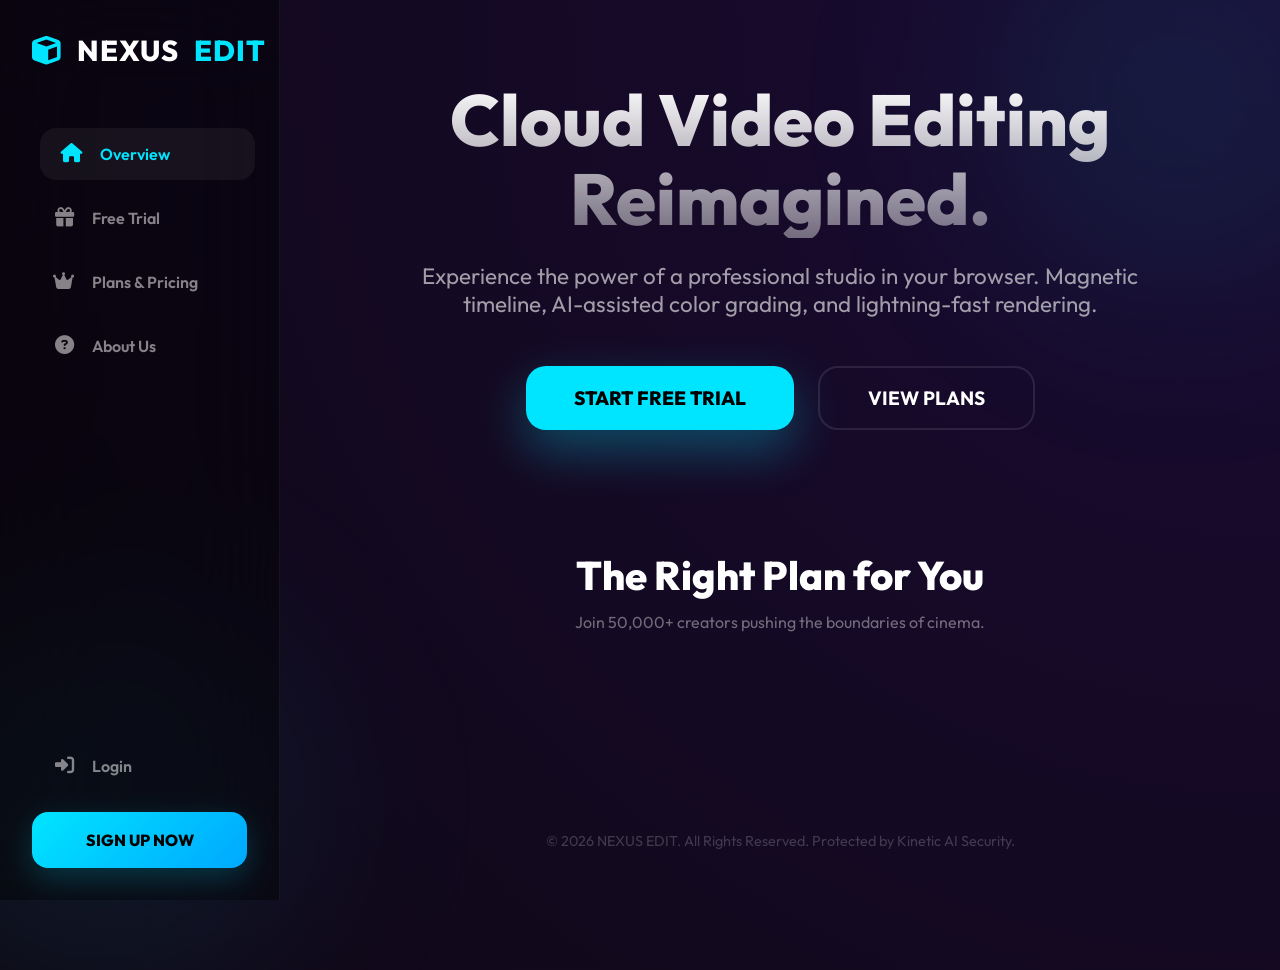
<file: index.html>
<!DOCTYPE html>
<html lang="en">

<head>
    <meta charset="UTF-8">
    <meta name="viewport" content="width=device-width, initial-scale=1.0">
    <title>NEXUS EDIT — Next-Gen Cloud Video Editor</title>
    <meta name="description"
        content="Professional cloud-based video editor with magnetic timeline, AI features, and cinematic effects.">
    <link rel="stylesheet" href="style.css">
    <link href="https://fonts.googleapis.com/css2?family=Outfit:wght@300;400;500;600;700;800&display=swap"
        rel="stylesheet">
    <link rel="stylesheet" href="https://cdnjs.cloudflare.com/ajax/libs/font-awesome/6.4.0/css/all.min.css">
    <style>
        :root {
            --bg-dark: #0f0814;
            --panel-bg: rgba(255, 255, 255, 0.03);
            --accent: #00e5ff;
            --sidebar-width: 280px;
            --transition: 0.4s cubic-bezier(0.4, 0, 0.2, 1);
        }

        body {
            font-family: 'Outfit', sans-serif;
            background: var(--bg-dark);
            color: #fff;
            margin: 0;
            overflow-x: hidden;
            background-image: radial-gradient(circle at top right, #1a0b35, #0f0814);
            min-height: 100vh;
        }

        .main-container {
            display: flex;
            min-height: 100vh;
        }

        /* Sidebar Styles (The "Paid Menu" as requested) */
        .sidebar {
            width: var(--sidebar-width);
            background: rgba(0, 0, 0, 0.4);
            border-right: 1px solid rgba(255, 255, 255, 0.05);
            display: flex;
            flex-direction: column;
            padding: 32px;
            backdrop-filter: blur(50px);
            z-index: 100;
            position: fixed;
            height: 100vh;
        }

        .sidebar-logo {
            font-size: 1.8rem;
            font-weight: 800;
            color: #fff;
            margin-bottom: 60px;
            display: flex;
            align-items: center;
            gap: 15px;
            letter-spacing: 1px;
        }

        .sidebar-logo span { color: var(--accent); }

        .nav-menu {
            flex: 1;
            list-style: none;
            padding: 0;
            margin: 0;
        }

        .nav-item {
            padding: 16px 20px;
            border-radius: 16px;
            color: rgba(255, 255, 255, 0.5);
            cursor: pointer;
            transition: var(--transition);
            display: flex;
            align-items: center;
            gap: 16px;
            margin-bottom: 12px;
            text-decoration: none;
            font-size: 1rem;
            font-weight: 600;
        }

        .nav-item i {
            font-size: 1.2rem;
            width: 24px;
            text-align: center;
        }

        .nav-item:hover, .nav-item.active {
            background: rgba(255, 255, 255, 0.05);
            color: var(--accent);
            transform: translateX(8px);
        }

        .btn-auth-sidebar {
            background: linear-gradient(135deg, var(--accent), #00a8ff);
            color: #000;
            font-weight: 800;
            padding: 18px;
            border-radius: 16px;
            text-align: center;
            text-decoration: none;
            margin-top: 20px;
            display: block;
            box-shadow: 0 10px 30px rgba(0, 229, 255, 0.2);
            transition: var(--transition);
        }

        .btn-auth-sidebar:hover {
            transform: translateY(-3px);
            box-shadow: 0 15px 40px rgba(0, 229, 255, 0.4);
        }

        /* Hero Content */
        .content {
            margin-left: var(--sidebar-width);
            flex: 1;
            padding: 80px;
            display: flex;
            flex-direction: column;
            align-items: center;
            text-align: center;
        }

        .hero-title {
            font-size: 4.5rem;
            font-weight: 800;
            line-height: 1.1;
            margin-bottom: 24px;
            background: linear-gradient(to bottom, #fff, rgba(255,255,255,0.4));
            -webkit-background-clip: text;
            background-clip: text;
            -webkit-text-fill-color: transparent;
        }

        .hero-subtitle {
            font-size: 1.4rem;
            color: rgba(255, 255, 255, 0.6);
            max-width: 800px;
            margin-bottom: 48px;
            font-weight: 400;
        }

        .hero-actions {
            display: flex;
            gap: 24px;
            margin-bottom: 80px;
        }

        .btn-hero-primary {
            background: var(--accent);
            color: #000;
            padding: 20px 48px;
            border-radius: 20px;
            font-size: 1.2rem;
            font-weight: 800;
            text-decoration: none;
            box-shadow: 0 20px 50px rgba(0, 229, 255, 0.3);
            transition: var(--transition);
        }

        .btn-hero-primary:hover {
            transform: scale(1.05);
            box-shadow: 0 25px 60px rgba(0, 229, 255, 0.5);
        }

        .btn-hero-secondary {
            border: 2px solid rgba(255, 255, 255, 0.1);
            color: #fff;
            padding: 18px 48px;
            border-radius: 20px;
            font-size: 1.2rem;
            font-weight: 700;
            text-decoration: none;
            transition: var(--transition);
        }

        .btn-hero-secondary:hover {
            background: rgba(255, 255, 255, 0.05);
            border-color: rgba(255, 255, 255, 0.3);
        }

        /* Pricing Section */
        .pricing-section {
            width: 100%;
            max-width: 1200px;
            padding: 40px 0;
        }

        .pricing-grid {
            display: grid;
            grid-template-columns: repeat(auto-fit, minmax(300px, 1fr));
            gap: 32px;
            margin-top: 48px;
        }

        .pricing-card {
            background: var(--panel-bg);
            border: 1px solid rgba(255, 255, 255, 0.05);
            border-radius: 32px;
            padding: 48px;
            text-align: left;
            transition: var(--transition);
            position: relative;
            overflow: hidden;
        }

        .pricing-card:hover {
            transform: translateY(-15px);
            border-color: var(--accent);
            box-shadow: 0 40px 100px rgba(0, 0, 0, 0.5);
        }

        .pricing-card.featured {
            border: 1px solid var(--accent);
            background: rgba(0, 229, 255, 0.02);
        }

        .plan-name { font-size: 0.9rem; font-weight: 800; color: var(--accent); text-transform: uppercase; letter-spacing: 2px; margin-bottom: 24px; display: block; }
        .plan-price { font-size: 3rem; font-weight: 800; margin-bottom: 12px; }
        .plan-price span { font-size: 1rem; color: rgba(255, 255, 255, 0.4); }
        .plan-desc { color: rgba(255, 255, 255, 0.5); margin-bottom: 32px; font-size: 0.95rem; }

        .btn-plan {
            width: 100%;
            padding: 18px;
            border-radius: 16px;
            text-align: center;
            font-weight: 800;
            text-decoration: none;
            display: block;
            border: 1px solid rgba(255, 255, 255, 0.1);
            color: #fff;
            transition: var(--transition);
        }

        .btn-plan:hover { background: var(--accent); color: #000; border-color: var(--accent); }

        /* Background Decoration */
        .orb {
            position: fixed;
            width: 600px;
            height: 600px;
            border-radius: 50%;
            background: radial-gradient(circle, rgba(0, 229, 255, 0.1), transparent 70%);
            z-index: -1;
            filter: blur(80px);
        }

        #orb1 { top: -200px; right: -200px; }
        #orb2 { bottom: -200px; left: -200px; }
    </style>
</head>

<body>
    <div class="orb" id="orb1"></div>
    <div class="orb" id="orb2"></div>

    <div class="main-container">
        <!-- Sidebar (Paid Menu) -->
        <aside class="sidebar">
            <div class="sidebar-logo">
                <i class="fa-solid fa-cube" style="color:var(--accent)"></i>
                NEXUS <span>EDIT</span>
            </div>
            <nav class="nav-menu">
                <a href="#" class="nav-item active"><i class="fa-solid fa-house"></i> Overview</a>
                <a href="auth.html?signup=true&trial=true" class="nav-item"><i class="fa-solid fa-gift"></i> Free Trial</a>
                <a href="#plans" class="nav-item"><i class="fa-solid fa-crown"></i> Plans & Pricing</a>
                <a href="#" class="nav-item"><i class="fa-solid fa-circle-question"></i> About Us</a>
            </nav>
            <div style="margin-top:auto;">
                <a href="auth.html" class="nav-item"><i class="fa-solid fa-right-to-bracket"></i> Login</a>
                <a href="auth.html?signup=true" class="btn-auth-sidebar">SIGN UP NOW</a>
            </div>
        </aside>

        <!-- Main Content -->
        <main class="content">
            <h1 class="hero-title">Cloud Video Editing <br> Reimagined.</h1>
            <p class="hero-subtitle">Experience the power of a professional studio in your browser. Magnetic timeline, AI-assisted color grading, and lightning-fast rendering.</p>
            
            <div class="hero-actions">
                <a href="auth.html?signup=true&trial=true" class="btn-hero-primary">START FREE TRIAL</a>
                <a href="#plans" class="btn-hero-secondary">VIEW PLANS</a>
            </div>

            <!-- Pricing Section -->
            <section id="plans" class="pricing-section">
                <h2 style="font-size: 2.5rem; font-weight: 800; margin-bottom: 12px;">The Right Plan for You</h2>
                <p style="color:rgba(255,255,255,0.4); margin-bottom: 60px;">Join 50,000+ creators pushing the boundaries of cinema.</p>
                
                <div class="pricing-grid" id="public-plans-grid">
                    <!-- Loaded via JS dynamically to exclude hidden plans -->
                </div>
            </section>

            <footer style="margin-top: 100px; padding-bottom: 40px; color: rgba(255, 255, 255, 0.2); font-size: 0.9rem;">
                &copy; 2026 NEXUS EDIT. All Rights Reserved. Protected by Kinetic AI Security.
            </footer>
        </main>
    </div>

    <script>
        // Load Public Plans only
        function loadPublicPlans() {
            const plans = JSON.parse(localStorage.getItem('helper_fee_plans') || '[]');
            const grid = document.getElementById('public-plans-grid');
            
            if (grid && plans.length > 0) {
                // Filter out hidden plans like friends_family
                const publicPlans = plans.filter(p => !p.hidden);
                
                grid.innerHTML = publicPlans.map(p => `
                    <div class="pricing-card ${p.id.includes('limited') ? 'featured' : ''}">
                        <span class="plan-name">${p.name}</span>
                        <div class="plan-price">${p.price} <span>PKR</span></div>
                        <p class="plan-desc">Access all premium tools for ${p.days === -1 ? 'a Lifetime' : p.days + ' days'}. Priority rendering included.</p>
                        <a href="auth.html?signup=true&plan=${p.id}" class="btn-plan">${p.price === 0 ? 'START TRIAL' : 'UPGRADE NOW'}</a>
                    </div>
                `).join('');
            }
        </div>

        document.addEventListener('DOMContentLoaded', loadPublicPlans);

        // Redirect if already logged in
        if(localStorage.getItem('current_user')) {
             // Optional: window.location.href = 'app.html';
        }
    </script>
</body>

</html>
</file>
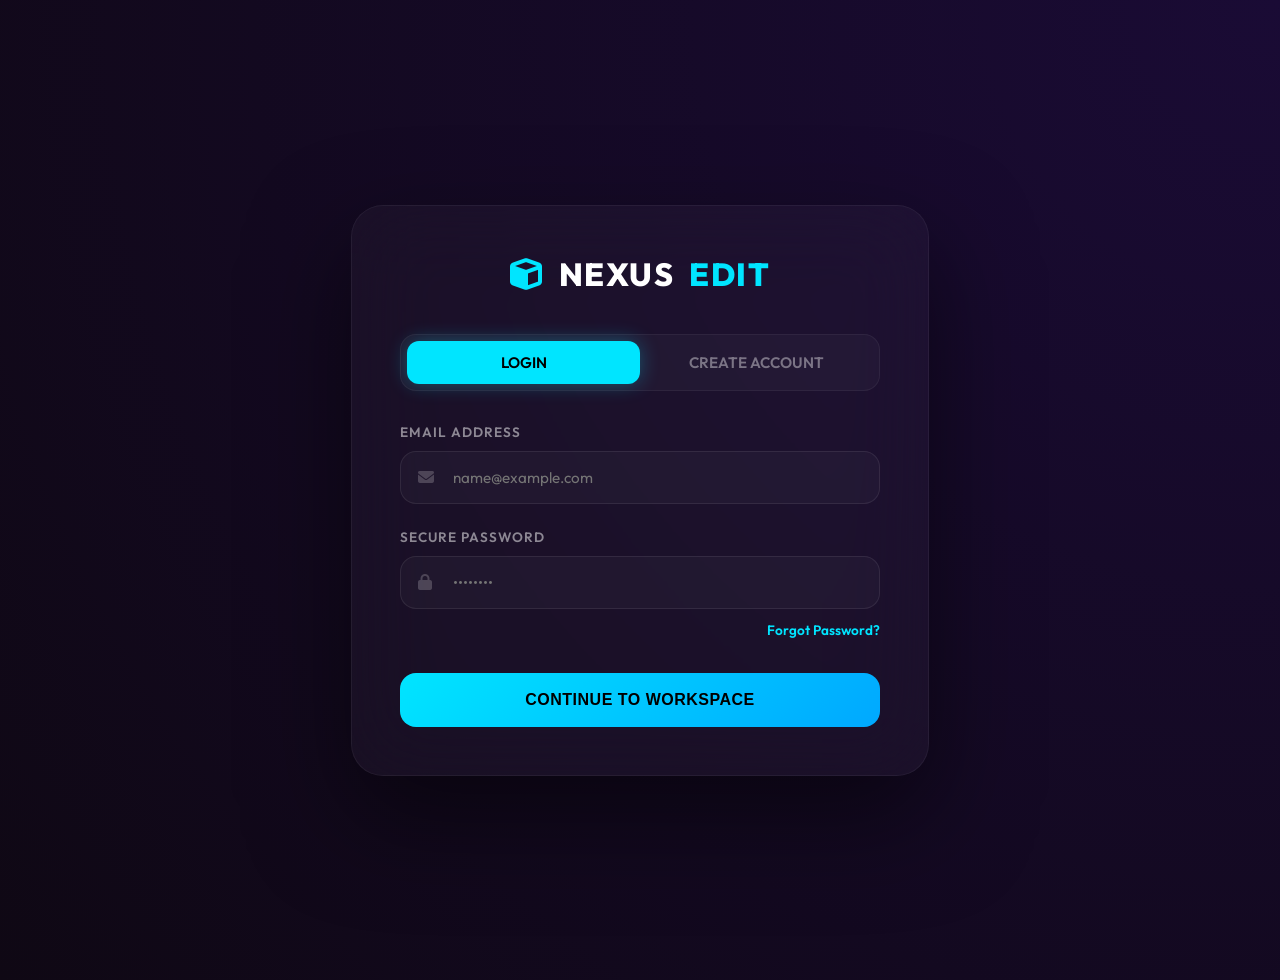
<file: admin.html>
<!DOCTYPE html>
<html lang="en">
<head>
    <meta charset="UTF-8">
    <meta name="viewport" content="width=device-width, initial-scale=1.0">
    <title>KINETIC AI - Admin Master Panel</title>
    <link rel="stylesheet" href="style.css">
    <link href="https://fonts.googleapis.com/css2?family=Inter:wght@300;400;500;600;700&display=swap" rel="stylesheet">
    <link rel="stylesheet" href="https://cdnjs.cloudflare.com/ajax/libs/font-awesome/6.4.0/css/all.min.css">
    <script src="admin.js"></script>
    <script>
        // Check access immediately
        const isAdmin = localStorage.getItem('is_admin_mode') === 'true';
        if (!isAdmin) {
            window.location.href = 'auth.html';
        }
    </script>
</head>
<body>
    <div class="app-bg"></div>
    
    <!-- Top Navigation Area -->
    <header class="top-nav">
        <div class="logo"><i class="fa-solid fa-shield-halved"></i> MASTER ADMIN PANEL</div>
        <div class="nav-actions">
            <button class="nav-btn" onclick="window.location.href='index.html'"><i class="fa-solid fa-arrow-left"></i> Back to Editor</button>
            <button class="nav-btn" onclick="logoutAdmin()" style="color:var(--danger)"><i class="fa-solid fa-right-from-bracket"></i> Logout</button>
        </div>
    </header>

    <div class="main-layout" style="display: flex; flex-direction: column; align-items: center; justify-content: flex-start; padding: 2rem; overflow-y: auto;">
        
        <!-- Admin Dashboard Cards -->
        <div style="display: flex; gap: 1rem; width: 100%; max-width: 1000px; margin-bottom: 2rem;">
            <div class="glass-panel p-4" style="flex: 1; text-align: center;">
                <i class="fa-solid fa-users fa-2x mb-2" style="color:var(--accent);"></i>
                <div style="font-size: 2rem; font-weight: bold;" id="stat-users">1,204</div>
                <div class="text-secondary text-xs">Total Registered Users</div>
            </div>
            <div class="glass-panel p-4" style="flex: 1; text-align: center;">
                <i class="fa-solid fa-crown fa-2x mb-2" style="color:#f1c40f;"></i>
                <div style="font-size: 2rem; font-weight: bold;" id="stat-pro">842</div>
                <div class="text-secondary text-xs">Active PRO Users</div>
            </div>
            <div class="glass-panel p-4" style="flex: 1; text-align: center;">
                <i class="fa-solid fa-video fa-2x mb-2" style="color:var(--success);"></i>
                <div style="font-size: 2rem; font-weight: bold;">12,450</div>
                <div class="text-secondary text-xs">Videos Generated</div>
            </div>
        </div>

        <div style="display: grid; grid-template-columns: 1fr 1fr; gap: 2rem; width: 100%; max-width: 1000px; margin-bottom: 2rem;">
            <!-- Admin Security Settings -->
            <div class="glass-panel p-4">
                <h3 class="mb-3"><i class="fa-solid fa-user-lock"></i> Master Security</h3>
                <div style="display: flex; flex-direction: column; gap: 15px;">
                    <div>
                        <label class="text-xs text-secondary">Change Master Email</label>
                        <div style="display: flex; gap: 5px; margin-top:5px;">
                            <input type="email" id="admin-new-email" placeholder="New Admin Email" class="glass-input">
                            <button class="btn-cyan hollow" onclick="changeAdminEmail(document.getElementById('admin-new-email').value)">Update</button>
                        </div>
                    </div>
                    <div>
                        <label class="text-xs text-secondary">Change Strong Password</label>
                        <div style="display: flex; gap: 5px; margin-top:5px;">
                            <input type="password" id="admin-new-pass" placeholder="New Strong Password" class="glass-input">
                            <button class="btn-cyan hollow" onclick="changeAdminPass(document.getElementById('admin-new-pass').value)">Update</button>
                        </div>
                    </div>
                </div>
                <div class="mt-4 p-3" style="background:rgba(255,255,0,0.05); border-radius:12px; border:1px solid rgba(255,255,0,0.2);">
                    <p class="text-xs"><i class="fa-solid fa-shield-virus"></i> Alerts sent to: <br><strong>earnonlinemtn@gmail.com</strong></p>
                </div>
            </div>

            <!-- Security Incident Logs -->
            <div class="glass-panel p-4">
                <h3 class="mb-3" style="color:var(--danger);"><i class="fa-solid fa-triangle-exclamation"></i> Security Threats</h3>
                <div id="security-logs-list" style="max-height: 250px; overflow-y: auto;">
                    <!-- Logs will be rendered here -->
                </div>
            </div>
        </div>

        <div style="display: grid; grid-template-columns: 1fr 1fr; gap: 2rem; width: 100%; max-width: 1000px; margin-bottom: 2rem;">
            <!-- Fee Plans Management -->
            <div class="glass-panel p-4">
                <h3 class="mb-3"><i class="fa-solid fa-money-bill-wave"></i> Fee Plans</h3>
                <div style="display: flex; flex-direction: column; gap: 10px; margin-bottom: 20px;">
                    <input type="text" id="plan-name" placeholder="Plan Name (e.g. 1 Month Pro)" class="glass-input">
                    <div style="display: flex; gap: 5px;">
                        <input type="number" id="plan-price" placeholder="Price (PKR)" class="glass-input" style="flex: 1;">
                        <input type="number" id="plan-days" placeholder="Days" class="glass-input" style="flex: 1;">
                    </div>
                    <button class="btn-cyan" onclick="addPlan()"><i class="fa-solid fa-plus"></i> Add New Plan</button>
                </div>
                <div id="fee-plans-list" style="max-height: 300px; overflow-y: auto;">
                    <!-- Fee plans list will be rendered here -->
                </div>
            </div>

            <!-- Discount Management -->
            <div class="glass-panel p-4">
                <h3 class="mb-3"><i class="fa-solid fa-tag"></i> Discount Offers</h3>
                <div style="display: flex; flex-direction: column; gap: 10px; margin-bottom: 20px;">
                    <input type="text" id="disc-code" placeholder="Promo Code (e.g. SAVE20)" class="glass-input">
                    <div style="display: flex; gap: 5px;">
                        <input type="number" id="disc-val" placeholder="Discount Amount" class="glass-input" style="flex: 1;">
                        <select id="disc-type" class="glass-input" style="flex: 1;">
                            <option value="percent">Percent (%)</option>
                            <option value="fixed">Fixed (PKR)</option>
                        </select>
                    </div>
                    <button class="btn-cyan" onclick="addDiscount()"><i class="fa-solid fa-plus"></i> Create Coupon</button>
                </div>
                <div id="discounts-list" style="max-height: 300px; overflow-y: auto;">
                    <!-- Discounts list will be rendered here -->
                </div>
            </div>
        </div>

        <!-- User Management Table -->
        <div class="glass-panel p-4 pb-4" style="width: 100%; max-width: 1000px;">
            <div style="display: flex; justify-content: space-between; align-items: center; border-bottom: 1px solid var(--panel-border); padding-bottom: 1rem; margin-bottom: 1rem;">
                <h3><i class="fa-solid fa-users-gear"></i> User Access Control</h3>
                <div style="display: flex; gap: 0.5rem;">
                    <input type="text" id="search-user" class="glass-input text-xs" placeholder="Search by email or name..." style="width: 250px;">
                    <button class="btn-cyan hollow text-xs" onclick="alert('Feature coming soon!')"><i class="fa-solid fa-plus"></i> Add User</button>
                </div>
            </div>

            <div style="overflow-x: auto;">
                <table style="width: 100%; border-collapse: collapse; text-align: left; font-size: 0.85rem;">
                    <thead>
                        <tr style="border-bottom: 1px solid rgba(255,255,255,0.1); color: var(--text-secondary);">
                            <th style="padding: 1rem;">User ID / Name</th>
                            <th style="padding: 1rem;">Email Address</th>
                            <th style="padding: 1rem;">Subscription / Plan</th>
                            <th style="padding: 1rem;">Status</th>
                            <th style="padding: 1rem; text-align: right;">Actions</th>
                        </tr>
                    </thead>
                    <tbody id="admin-user-list">
                        <!-- Users generated by admin.js -->
                    </tbody>
                </table>
            </div>
        </div>
        
    </div> <!-- /main-layout -->

    <script>
        // Update stats
        const users = JSON.parse(localStorage.getItem('helper_users') || '[]');
        document.getElementById('stat-users').innerText = users.length;
        document.getElementById('stat-pro').innerText = users.filter(u => u.plan !== 'trial').length;
    </script>
</body>
</html>
</file>
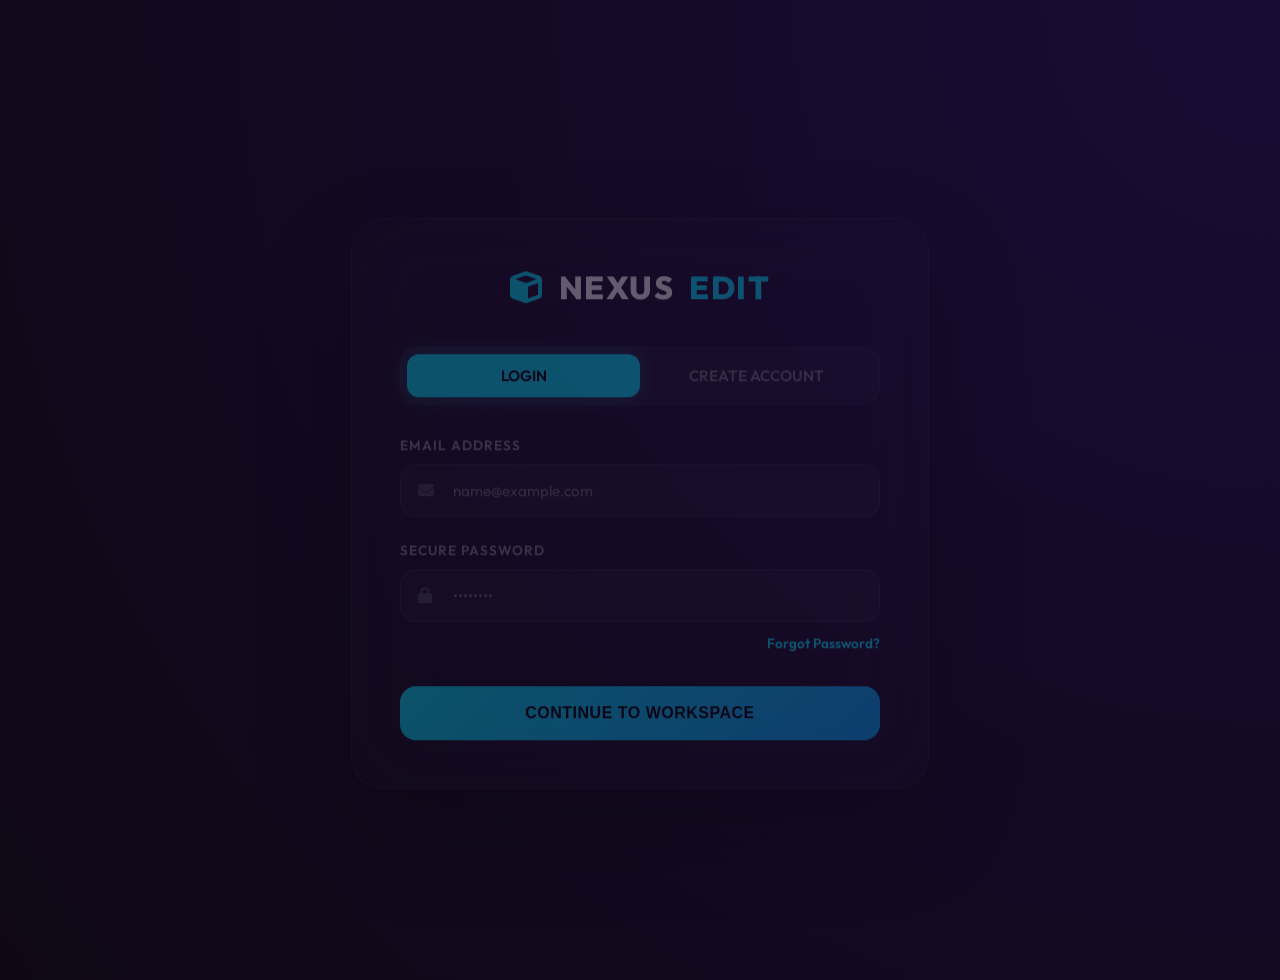
<file: app.html>
<!DOCTYPE html>
<html lang="en">

<head>
    <meta charset="UTF-8">
    <meta name="viewport" content="width=device-width, initial-scale=1.0">
    <title>NEXUS EDIT — Professional Cloud Video Editor</title>
    <meta name="description"
        content="Professional cloud-based video editor with magnetic timeline, AI features, and cinematic effects.">
    <link rel="stylesheet" href="style.css">
    <link href="https://fonts.googleapis.com/css2?family=Outfit:wght@300;400;500;600;700;800&display=swap"
        rel="stylesheet">
    <link rel="stylesheet" href="https://cdnjs.cloudflare.com/ajax/libs/font-awesome/6.4.0/css/all.min.css">
    <style>
        :root {
            --bg-dark: #0f0814;
            --panel-bg: rgba(255, 255, 255, 0.03);
            --accent: #00e5ff;
            --sidebar-width: 260px;
            --transition: 0.3s cubic-bezier(0.4, 0, 0.2, 1);
        }

        body {
            font-family: 'Outfit', sans-serif;
            background: var(--bg-dark);
            color: #fff;
            margin: 0;
            overflow: hidden;
            height: 100vh;
        }

        .main-container {
            display: flex;
            height: 100vh;
            width: 100vw;
        }

        /* Sidebar Styles */
        .sidebar {
            width: var(--sidebar-width);
            background: rgba(0, 0, 0, 0.4);
            border-right: 1px solid rgba(255, 255, 255, 0.05);
            display: flex;
            flex-direction: column;
            padding: 24px;
            backdrop-filter: blur(40px);
            z-index: 100;
        }

        .sidebar-logo {
            font-size: 1.5rem;
            font-weight: 800;
            color: #fff;
            margin-bottom: 48px;
            display: flex;
            align-items: center;
            gap: 12px;
            letter-spacing: 1px;
        }

        .sidebar-logo span {
            color: var(--accent);
        }

        .nav-menu {
            flex: 1;
            list-style: none;
            padding: 0;
            margin: 0;
        }

        .nav-item {
            padding: 14px 18px;
            border-radius: 14px;
            color: rgba(255, 255, 255, 0.5);
            cursor: pointer;
            transition: var(--transition);
            display: flex;
            align-items: center;
            gap: 14px;
            margin-bottom: 8px;
            text-decoration: none;
            font-size: 0.95rem;
            font-weight: 500;
        }

        .nav-item i {
            font-size: 1.1rem;
            width: 24px;
            text-align: center;
        }

        .nav-item:hover,
        .nav-item.active {
            background: rgba(255, 255, 255, 0.05);
            color: var(--accent);
            transform: translateX(5px);
        }

        .sidebar-footer {
            padding-top: 24px;
            border-top: 1px solid rgba(255, 255, 255, 0.05);
        }

        .user-badge {
            display: flex;
            align-items: center;
            gap: 12px;
            margin-bottom: 20px;
            padding: 12px;
            background: rgba(255, 255, 255, 0.03);
            border-radius: 16px;
            border: 1px solid rgba(255, 255, 255, 0.05);
            cursor: pointer;
        }

        .user-avatar {
            width: 40px;
            height: 40px;
            background: var(--accent);
            border-radius: 12px;
            display: flex;
            align-items: center;
            justify-content: center;
            color: #000;
            font-size: 1.2rem;
            box-shadow: 0 0 15px rgba(0, 229, 255, 0.2);
        }

        .user-info div:first-child {
            color: #fff;
            font-weight: 700;
            font-size: 0.85rem;
        }

        .user-info div:last-child {
            color: var(--accent);
            font-size: 0.65rem;
            font-weight: 600;
            text-transform: uppercase;
        }

        /* Workspace Grid */
        .workspace {
            flex: 1;
            display: grid;
            grid-template-columns: 340px 1fr 340px;
            grid-template-rows: 70px 1fr 340px;
            gap: 20px;
            padding: 20px;
            background: radial-gradient(circle at top right, #1a0b35, #0f0814);
            overflow: hidden;
        }

        .nexus-panel {
            background: var(--panel-bg);
            backdrop-filter: blur(20px);
            border: 1px solid rgba(255, 255, 255, 0.05);
            border-radius: 24px;
            padding: 20px;
            overflow: hidden;
            display: flex;
            flex-direction: column;
        }

        /* Header Styles */
        .workspace-header {
            grid-column: 1 / span 3;
            display: flex;
            justify-content: space-between;
            align-items: center;
        }

        .breadcrumbs {
            display: flex;
            align-items: center;
            gap: 10px;
        }

        .breadcrumbs span:first-child {
            color: rgba(255, 255, 255, 0.3);
            font-weight: 600;
            font-size: 0.9rem;
        }

        .breadcrumbs span:nth-child(2) {
            color: #fff;
            font-weight: 700;
            font-size: 1.1rem;
            letter-spacing: 0.5px;
        }

        .header-actions {
            display: flex;
            gap: 15px;
            align-items: center;
        }

        .btn-export {
            background: linear-gradient(135deg, var(--accent), #00a8ff);
            color: #000;
            font-weight: 800;
            padding: 10px 24px;
            border-radius: 14px;
            border: none;
            display: flex;
            align-items: center;
            gap: 10px;
            cursor: pointer;
            transition: var(--transition);
            box-shadow: 0 0 30px rgba(0, 229, 255, 0.2);
            font-size: 0.9rem;
        }

        .btn-export:hover {
            transform: translateY(-2px);
            box-shadow: 0 0 40px rgba(0, 229, 255, 0.4);
        }

        /* Main Sections */
        .media-library { grid-row: 2 / 3; }
        .preview-area { grid-row: 2 / 3; position: relative; padding: 0; }
        .properties-panel { grid-row: 2 / 3; }
        .timeline-area { grid-column: 1 / span 3; padding: 20px 0; }

        /* Media Cards */
        .search-wrapper { position: relative; margin-bottom: 20px; }
        .search-wrapper i { position: absolute; left: 14px; top: 12px; color: rgba(255, 255, 255, 0.2); font-size: 0.8rem; }
        .search-wrapper input {
            width: 100%;
            background: rgba(255, 255, 255, 0.03);
            border: 1px solid rgba(255, 255, 255, 0.05);
            padding: 10px 10px 10px 38px;
            border-radius: 12px;
            color: #fff;
            font-size: 0.85rem;
            outline: none;
            box-sizing: border-box;
        }

        .media-grid {
            display: grid;
            grid-template-columns: 1fr 1fr;
            gap: 12px;
            overflow-y: auto;
            flex: 1;
            padding-right: 5px;
        }

        .media-card {
            border-radius: 16px;
            overflow: hidden;
            position: relative;
            background: rgba(255, 255, 255, 0.02);
            border: 1px solid rgba(255, 255, 255, 0.05);
            cursor: pointer;
            transition: var(--transition);
        }

        .media-card:hover {
            border-color: var(--accent);
            transform: scale(1.02);
            box-shadow: 0 10px 20px rgba(0, 0, 0, 0.3);
        }

        .media-card img { width: 100%; aspect-ratio: 16/9; object-fit: cover; }
        .media-info { padding: 10px; font-size: 0.75rem; font-weight: 500; text-align: center; }

        /* Preview Controls */
        .preview-controls-pill {
            position: absolute;
            bottom: 24px;
            left: 50%;
            transform: translateX(-50%);
            background: rgba(15, 8, 20, 0.8);
            border: 1px solid rgba(255, 255, 255, 0.08);
            padding: 12px 30px;
            border-radius: 100px;
            display: flex;
            align-items: center;
            gap: 25px;
            backdrop-filter: blur(20px);
            z-index: 10;
        }

        .play-btn-nexus {
            width: 44px;
            height: 44px;
            border-radius: 50%;
            background: var(--accent);
            display: flex;
            align-items: center;
            justify-content: center;
            color: #000;
            cursor: pointer;
            transition: var(--transition);
        }

        .play-btn-nexus:hover { transform: scale(1.1); box-shadow: 0 0 20px rgba(0, 229, 255, 0.4); }

        /* Timeline Styles */
        .timeline-header {
            display: flex;
            justify-content: space-between;
            align-items: center;
            margin-bottom: 20px;
            padding: 0 20px;
        }

        .timeline-toolbar {
            display: flex;
            gap: 12px;
            background: rgba(255, 255, 255, 0.03);
            padding: 6px;
            border-radius: 12px;
            border: 1px solid rgba(255, 255, 255, 0.05);
        }

        .timeline-track-container {
            flex: 1;
            background: rgba(0, 0, 0, 0.1);
            overflow: hidden;
            display: flex;
            flex-direction: column;
        }

        .time-ruler {
            height: 34px;
            border-bottom: 1px solid rgba(255, 255, 255, 0.03);
            display: flex;
            align-items: center;
            padding-left: 130px;
            font-size: 0.65rem;
            color: rgba(255, 255, 255, 0.2);
            font-weight: 600;
            font-family: monospace;
        }

        .timeline-row { display: flex; height: 50px; border-bottom: 1px solid rgba(255, 255, 255, 0.02); position: relative; }
        .row-label { width: 130px; padding: 15px; font-size: 0.75rem; color: rgba(255, 255, 255, 0.4); border-right: 1px solid rgba(255, 255, 255, 0.04); font-weight: 500; }
        .row-track { flex: 1; position: relative; }
        .clip { position: absolute; top: 10px; height: 30px; border-radius: 8px; display: flex; align-items: center; padding: 0 12px; font-size: 0.75rem; font-weight: 600; box-shadow: 0 4px 12px rgba(0, 0, 0, 0.3); }

        .playhead {
            position: absolute;
            left: 240px;
            height: 100%;
            width: 2px;
            background: var(--accent);
            z-index: 10;
            pointer-events: none;
            box-shadow: 0 0 15px var(--accent);
        }

        /* Modals */
        .modal-overlay {
            position: fixed;
            top: 0; left: 0; right: 0; bottom: 0;
            background: rgba(0,0,0,0.85);
            backdrop-filter: blur(10px);
            display: none;
            align-items: center;
            justify-content: center;
            z-index: 1000;
        }

        .modal-content {
            width: 90%;
            max-width: 500px;
            position: relative;
        }

        .modal-close {
            position: absolute;
            top: 20px; right: 20px;
            background: rgba(255,255,255,0.05);
            border: none;
            color: #fff;
            width: 32px; height: 32px;
            border-radius: 8px;
            cursor: pointer;
        }

        .tool-btn {
            background: none;
            border: none;
            color: rgba(255, 255, 255, 0.4);
            width: 38px;
            height: 38px;
            border-radius: 10px;
            cursor: pointer;
            transition: 0.2s;
            display: flex;
            align-items: center;
            justify-content: center;
        }

        .tool-btn.active, .tool-btn:hover {
            color: var(--accent);
            background: rgba(255, 255, 255, 0.05);
        }
    </style>
    <script src="admin.js"></script>
</head>

<body onload="initApp()">
    <div class="main-container">
        <!-- Sidebar -->
        <aside class="sidebar">
            <div class="sidebar-logo">
                <i class="fa-solid fa-cube" style="color:var(--accent); font-size: 1.8rem;"></i>
                NEXUS <span>EDIT</span>
            </div>
            <nav class="nav-menu">
                <a href="#" class="nav-item active"><i class="fa-solid fa-wand-magic-sparkles"></i> Editor</a>
                <a href="#" class="nav-item" id="btn-free-trial-nav"><i class="fa-solid fa-gift"></i> Free Trial</a>
                <a href="#" class="nav-item" id="btn-show-plans-nav"><i class="fa-solid fa-crown"></i> Plans & Pricing</a>
                <a href="#" class="nav-item"><i class="fa-solid fa-circle-question"></i> About Us</a>
                <a href="admin.html" class="nav-item" id="admin-panel-btn" style="display:none; color:var(--accent);"><i class="fa-solid fa-user-shield"></i> Admin Panel</a>
            </nav>
            <div class="sidebar-footer">
                <div class="user-badge" id="btn-view-profile">
                    <div class="user-avatar"><i class="fa-solid fa-user"></i></div>
                    <div class="user-info">
                        <div id="display-user-name">User</div>
                        <div id="display-user-plan">Pro Plan</div>
                    </div>
                </div>
                <a href="#" id="btn-logout" class="nav-item" style="color:#ff4757; background:rgba(255, 71, 87, 0.05); border: 1px solid rgba(255, 71, 87, 0.1);">
                    <i class="fa-solid fa-right-from-bracket"></i> Logout
                </a>
            </div>
        </aside>

        <!-- Workspace -->
        <main class="workspace">
            <!-- Hidden Elements for App.js -->
            <input type="file" id="file-upload-multi" multiple accept="video/*,audio/*,image/*" style="display:none;">
            <div id="drop-zone" style="display:none;"></div>
            <canvas id="drawing-canvas" style="display:none;"></canvas>
            <img id="bg-image-el" style="display:none;">

            <header class="workspace-header">
                <div class="breadcrumbs">
                    <span>Projects /</span>
                    <span>Cinematic Reel v3</span>
                    <i class="fa-solid fa-chevron-down" style="font-size:0.7rem; color:rgba(255, 255, 255, 0.3); margin-top: 4px;"></i>
                </div>
                <div class="header-actions">
                    <div class="auto-save-indicator" id="auto-save-indicator" style="font-size:0.75rem; color:var(--accent); display: flex; align-items: center; gap: 6px; background: rgba(0, 229, 255, 0.05); padding: 6px 14px; border-radius: 10px; border: 1px solid rgba(0, 229, 255, 0.1);">
                        <i class="fa-solid fa-circle-check"></i> <span>Auto Saved</span>
                    </div>
                    <button class="tool-btn" style="background: rgba(255, 255, 255, 0.05); width: auto; padding: 0 16px; height: 40px; color: #fff; font-weight: 600; font-size: 0.85rem;">
                        <i class="fa-solid fa-gear" style="margin-right: 8px;"></i> Settings
                    </button>
                    <button class="btn-export" id="btn-export-nexus">
                        <i class="fa-solid fa-rocket"></i> EXPORT
                    </button>
                </div>
            </header>

            <!-- Media Library -->
            <section class="nexus-panel media-library">
                <div style="display:flex; justify-content:space-between; align-items:center; margin-bottom:20px;">
                    <h3 style="font-size:1rem; font-weight: 700; margin: 0;">Media Library</h3>
                    <button class="tool-btn" id="btn-import-media"><i class="fa-solid fa-plus"></i></button>
                </div>
                <div class="search-wrapper">
                    <i class="fa-solid fa-magnifying-glass"></i>
                    <input type="text" placeholder="Search assets..." id="media-search">
                </div>
                <div class="media-grid" id="media-library-items">
                    <!-- Placeholder Items -->
                    <div class="media-card">
                        <img src="https://images.unsplash.com/photo-1470071459604-3b5ec3a7fe05?q=80&w=200&auto=format&fit=crop" alt="Nature">
                        <div class="media-info">Nature Scene</div>
                    </div>
                    <div class="media-card">
                        <img src="https://images.unsplash.com/photo-1449824913935-59a10b8d2000?q=80&w=200&auto=format&fit=crop" alt="Urban">
                        <div class="media-info">Urban Timelapse</div>
                    </div>
                </div>
            </section>

            <!-- Preview Area -->
            <section class="nexus-panel preview-area" id="canvas-wrapper">
                <div style="position:absolute; top:20px; right:20px; display:flex; gap:12px; z-index:10;">
                    <button class="tool-btn" style="background: rgba(0, 0, 0, 0.4);"><i class="fa-solid fa-expand"></i></button>
                    <button class="tool-btn" style="background: rgba(0, 0, 0, 0.4);"><i class="fa-solid fa-xmark"></i></button>
                </div>
                
                <!-- Empty State -->
                <div id="canvas-empty-state" style="position:absolute; top:50%; left:50%; transform:translate(-50%,-50%); text-align:center; color:rgba(255,255,255,0.2);">
                    <i class="fa-solid fa-film fa-3x mb-3"></i>
                    <p>Import media to start editing</p>
                </div>

                <video id="source-video" playsinline crossorigin="anonymous" style="display: none;"></video>
                <canvas id="output-canvas" style="width:100%; height:100%; object-fit: contain;"></canvas>
                
                <div class="preview-controls-pill">
                    <i class="fa-solid fa-backward-step" style="cursor:pointer; opacity:0.6;"></i>
                    <div class="play-btn-nexus" id="btn-play-pause"><i class="fa-solid fa-play"></i></div>
                    <i class="fa-solid fa-forward-step" style="cursor:pointer; opacity:0.6;"></i>
                    <span style="font-size:0.85rem; font-weight: 700; color:rgba(255, 255, 255, 0.7); font-family: monospace;" id="time-display">00:00 / 00:00</span>
                </div>
            </section>

            <!-- Properties Panel -->
            <section class="nexus-panel properties-panel">
                <h3 style="margin-bottom:25px; font-size:1rem; font-weight: 700; margin-top: 0;">Properties</h3>
                <div style="margin-bottom:24px;">
                    <div style="display:flex; justify-content:space-between; margin-bottom:12px;">
                        <span style="font-size:0.85rem; color:rgba(255, 255, 255, 0.5); font-weight: 500;">Opacity</span>
                        <span id="clip-opacity-val" style="color:var(--accent); font-weight:700; font-size: 0.9rem;">100%</span>
                    </div>
                    <input type="range" id="clip-opacity" value="100" min="0" max="100" style="width:100%; accent-color:var(--accent);">
                </div>
                <div style="margin-bottom:24px;">
                    <div style="display:flex; justify-content:space-between; margin-bottom:12px;">
                        <span style="font-size:0.85rem; color:rgba(255, 255, 255, 0.5); font-weight: 500;">Playback Speed</span>
                        <span style="color:var(--accent); font-weight:700; font-size: 0.9rem;">1.00x</span>
                    </div>
                    <select id="playback-speed-select" style="width:100%; background:rgba(255,255,255,0.02); border:1px solid rgba(255,255,255,0.07); padding:10px; border-radius:10px; color:#fff;">
                        <option value="0.5">0.5x</option>
                        <option value="1" selected>1.0x</option>
                        <option value="1.5">1.5x</option>
                        <option value="2">2.0x</option>
                    </select>
                </div>
                <div style="margin-bottom: 24px;">
                    <label style="font-size: 0.85rem; color: rgba(255, 255, 255, 0.5); display: block; margin-bottom: 12px;">AI Color Grading</label>
                    <select id="vtool-effects" style="width:100%; background:rgba(255, 255, 255, 0.02); border:1px solid rgba(255, 255, 255, 0.07); padding:14px; border-radius:14px; color:#fff; font-size: 0.9rem; font-weight: 500;">
                        <option value="none">Original</option>
                        <option value="cinematic">Cinematic Teal</option>
                        <option value="vintage">Vintage Warm</option>
                        <option value="bw">Black & White</option>
                        <option value="cyberpunk">Cyberpunk Glow</option>
                    </select>
                </div>
            </section>

            <!-- Timeline -->
            <section class="nexus-panel timeline-area">
                <div class="timeline-header">
                    <div style="display:flex; align-items:center; gap:20px;">
                        <h3 style="font-size:1rem; font-weight: 700; margin: 0;">Magnetic Timeline</h3>
                        <div style="display:flex; gap:8px; border-left:1px solid rgba(255,255,255,0.05); padding-left:15px;">
                            <button class="tool-btn" id="btn-undo" title="Undo (Ctrl+Z)"><i class="fa-solid fa-rotate-left"></i></button>
                            <button class="tool-btn" id="btn-redo" title="Redo (Ctrl+Y)"><i class="fa-solid fa-rotate-right"></i></button>
                        </div>
                    </div>
                    <div class="timeline-toolbar">
                        <button class="tool-btn" id="vtool-cut" title="Split at Playhead (S)"><i class="fa-solid fa-scissors"></i></button>
                        <button class="tool-btn" id="btn-trim-in" title="Trim In (I)"><i class="fa-solid fa-arrow-left-long"></i></button>
                        <button class="tool-btn" id="btn-trim-out" title="Trim Out (O)"><i class="fa-solid fa-arrow-right-long"></i></button>
                        <button class="tool-btn" id="vtool-delete" title="Delete Selected Clip"><i class="fa-solid fa-trash"></i></button>
                        <div style="width:1px; background:rgba(255,255,255,0.05); height:20px; margin:0 5px;"></div>
                        <button class="tool-btn active" id="btn-snap-toggle" title="Magnet/Snap (N)"><i class="fa-solid fa-magnet"></i></button>
                        <button class="tool-btn" id="btn-add-layer" title="Add New Layer"><i class="fa-solid fa-plus-square"></i></button>
                        <div style="width:1px; background:rgba(255,255,255,0.05); height:20px; margin:0 5px;"></div>
                        <button class="tool-btn" id="btn-zoom-out" title="Zoom Out (-)"><i class="fa-solid fa-minus-circle"></i></button>
                        <input type="range" id="timeline-zoom" min="50" max="500" value="100" style="width:80px; accent-color:var(--accent);">
                        <button class="tool-btn" id="btn-zoom-in" title="Zoom In (+)"><i class="fa-solid fa-plus-circle"></i></button>
                    </div>
                </div>
                <div class="timeline-track-container">
                    <div class="time-ruler">
                        <span style="width:120px;">00:00</span>
                        <span style="width:120px;">01:00</span>
                        <span style="width:120px;">02:00</span>
                        <span style="width:120px;">03:00</span>
                        <span style="width:120px;">04:00</span>
                    </div>
                    <div style="flex:1; overflow-y: auto;" id="timeline-tracks">
                        <div class="timeline-row" id="video-track-content">
                            <div class="row-label">V1 Clips</div>
                            <div class="row-track" id="track-v1"></div>
                            <div class="playhead" id="playhead"></div>
                        </div>
                        <div class="timeline-row">
                            <div class="row-label">V2 Overlays</div>
                            <div class="row-track" id="track-v2"></div>
                        </div>
                        <div class="timeline-row">
                            <div class="row-label">A1 Audio</div>
                            <div class="row-track" id="track-a1"></div>
                        </div>
                    </div>
                </div>
            </section>
        </main>
    </div>

    <!-- Modals -->
    <div id="plan-modal" class="modal-overlay">
        <div class="modal-content nexus-panel" style="max-width:500px; padding:32px; text-align:center;">
            <button class="modal-close" onclick="document.getElementById('plan-modal').style.display='none'"><i class="fa-solid fa-xmark"></i></button>
            <div style="width:80px; height:80px; background:var(--accent); border-radius:50%; margin:0 auto 24px; display:flex; align-items:center; justify-content:center; color:#000; font-size:2.2rem; box-shadow: 0 0 40px rgba(0,229,255,0.4);">
                <i class="fa-solid fa-crown"></i>
            </div>
            <h2 id="modal-user-name" style="font-weight: 800; letter-spacing: 0.5px;">Client Profile</h2>
            <p id="modal-user-email" style="color:rgba(255, 255, 255, 0.5); margin-bottom:30px; font-weight: 500;">email@example.com</p>
            
            <div style="background:rgba(255, 255, 255, 0.03); border-radius:20px; padding:24px; text-align:left; margin-bottom:28px; border:1px solid rgba(255, 255, 255, 0.08);">
                <div style="display:flex; justify-content:space-between; margin-bottom:14px;">
                    <span style="color:rgba(255, 255, 255, 0.4); font-weight: 500;">Current Plan:</span>
                    <strong id="modal-plan-name" style="color:var(--accent); font-weight: 700;">-</strong>
                </div>
                <div style="display:flex; justify-content:space-between; margin-bottom:14px;">
                    <span style="color:rgba(255, 255, 255, 0.4); font-weight: 500;">Join Date:</span>
                    <span id="modal-signup-date" style="font-weight: 600;">-</span>
                </div>
                <div style="display:flex; justify-content:space-between; margin-bottom:14px;">
                    <span style="color:rgba(255, 255, 255, 0.4); font-weight: 500;">Expiry Date:</span>
                    <span id="modal-expiry-date" style="color:#ffcc00; font-weight: 700;">-</span>
                </div>
                <div style="display:flex; justify-content:space-between;">
                    <span style="color:rgba(255, 255, 255, 0.4); font-weight: 500;">System Status:</span>
                    <span id="modal-status-badge" style="background:var(--accent); color:#000; padding:4px 12px; border-radius:8px; font-size:0.75rem; font-weight: 800; text-transform: uppercase;">Active</span>
                </div>
            </div>
            
            <button class="btn-export" style="width:100%; justify-content: center; height: 54px;" onclick="alert('Contact Master Admin for Plan Upgrades!')">UPGRADE MY ACCESS</button>
        </div>
    </div>

    <!-- Scripts Integration -->
    <script>
        function initApp() {
            if (!checkAccess()) {
                window.location.href = 'auth.html';
                return;
            }

            const currentUser = JSON.parse(localStorage.getItem('current_user'));
            if (currentUser) {
                document.getElementById('display-user-name').innerText = currentUser.name;
                document.getElementById('display-user-plan').innerText = currentUser.plan.toUpperCase() + " ACCESS";
                
                document.getElementById('btn-view-profile').onclick = (e) => {
                    e.preventDefault();
                    openPlanModal();
                };
            }

            document.getElementById('btn-free-trial-nav').onclick = (e) => {
                e.preventDefault();
                window.location.href = 'auth.html?signup=true&trial=true';
            };

            document.getElementById('btn-show-plans-nav').onclick = (e) => {
                e.preventDefault();
                openPlanModal();
            };

            if (localStorage.getItem('is_admin_mode') === 'true') {
                document.getElementById('admin-panel-btn').style.display = 'flex';
            }

            document.getElementById('btn-logout').onclick = (e) => {
                e.preventDefault();
                localStorage.removeItem('current_user');
                localStorage.removeItem('is_admin_mode');
                window.location.href = 'auth.html';
            };
        }

        function openPlanModal() {
            const user = JSON.parse(localStorage.getItem('current_user'));
            if(!user) return;
            document.getElementById('plan-modal').style.display = 'flex';
            document.getElementById('modal-user-name').innerText = user.name;
            document.getElementById('modal-user-email').innerText = user.email;
            document.getElementById('modal-plan-name').innerText = user.plan.toUpperCase();
            document.getElementById('modal-signup-date').innerText = new Date(user.signupDate || Date.now()).toLocaleDateString();
            document.getElementById('modal-expiry-date').innerText = user.expiry === -1 ? "LIFETIME (UNLIMITED)" : new Date(user.expiry).toLocaleDateString();
        }

        function checkAccess() {
            const isAdmin = localStorage.getItem('is_admin_mode') === 'true';
            if (isAdmin) return true;
            const loggedInUser = JSON.parse(localStorage.getItem('current_user'));
            if (!loggedInUser) return false;
            if (loggedInUser.expiry !== -1 && loggedInUser.expiry < new Date().getTime()) {
                localStorage.removeItem('current_user');
                return false;
            }
            return true;
        }
    </script>
    <script src="app.js"></script>
    <script src="features.js"></script>
    <footer style="padding: 10px; text-align: center; color: rgba(255, 255, 255, 0.05); font-size: 0.65rem; position: fixed; bottom: 0; width: 100%; pointer-events: none;">
        &copy; 2026 NEXUS EDIT. All Rights Reserved. Protected by Kinetic Security.
    </footer>
</body>

</html>
</file>
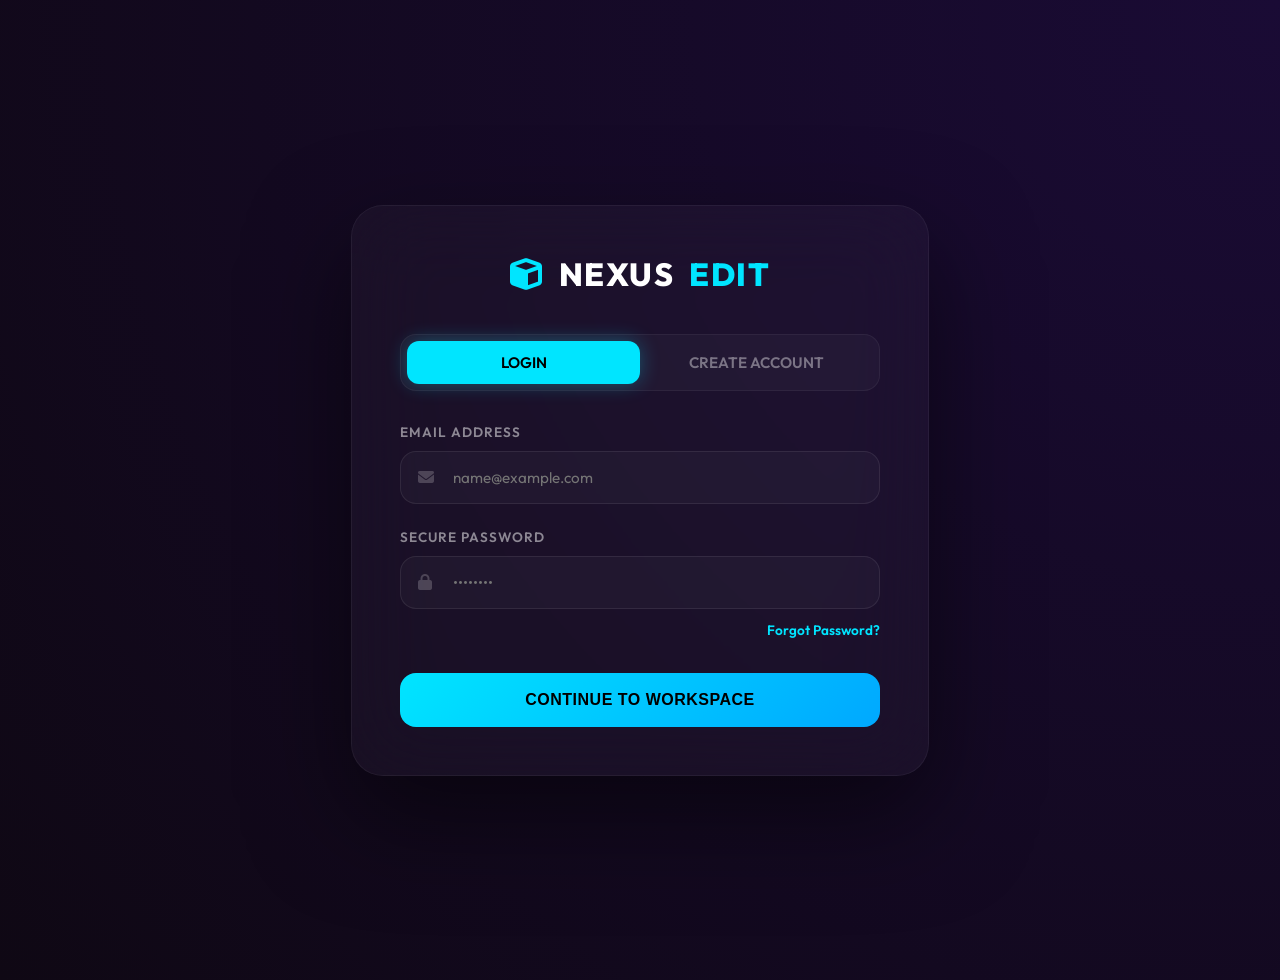
<file: auth.html>
<!DOCTYPE html>
<html lang="en">
<head>
    <meta charset="UTF-8">
    <meta name="viewport" content="width=device-width, initial-scale=1.0">
    <title>Get Started — NEXUS EDIT</title>
    <link href="https://fonts.googleapis.com/css2?family=Outfit:wght@300;400;500;600;700;800&display=swap" rel="stylesheet">
    <link rel="stylesheet" href="https://cdnjs.cloudflare.com/ajax/libs/font-awesome/6.4.0/css/all.min.css">
    <style>
        :root {
            --bg-dark: #0f0814;
            --accent: #00e5ff;
            --panel-bg: rgba(255, 255, 255, 0.03);
            --transition: 0.3s cubic-bezier(0.4, 0, 0.2, 1);
        }

        body {
            font-family: 'Outfit', sans-serif;
            background: var(--bg-dark);
            background-image: radial-gradient(circle at top right, #1a0b35, #0f0814);
            display: flex;
            align-items: center;
            justify-content: center;
            min-height: 100vh;
            margin: 0;
            color: #fff;
            padding: 40px 20px;
            overflow-x: hidden;
        }

        .auth-card {
            width: 100%;
            max-width: 480px;
            background: var(--panel-bg);
            backdrop-filter: blur(40px);
            border: 1px solid rgba(255, 255, 255, 0.05);
            border-radius: 32px;
            padding: 48px;
            box-shadow: 0 40px 100px rgba(0, 0, 0, 0.5);
            animation: fadeIn 0.6s ease-out;
        }

        @keyframes fadeIn {
            from { opacity: 0; transform: translateY(20px); }
            to { opacity: 1; transform: translateY(0); }
        }

        .auth-logo {
            text-align: center;
            margin-bottom: 40px;
            font-size: 2rem;
            font-weight: 800;
            display: flex;
            align-items: center;
            justify-content: center;
            gap: 15px;
            letter-spacing: 1.5px;
        }

        .auth-logo span { color: var(--accent); }

        .auth-tabs {
            display: flex;
            background: rgba(255, 255, 255, 0.03);
            padding: 6px;
            border-radius: 16px;
            margin-bottom: 32px;
            border: 1px solid rgba(255, 255, 255, 0.05);
        }

        .auth-tab {
            flex: 1;
            padding: 12px;
            text-align: center;
            border-radius: 12px;
            cursor: pointer;
            font-weight: 600;
            font-size: 0.95rem;
            color: rgba(255, 255, 255, 0.4);
            transition: var(--transition);
        }

        .auth-tab.active {
            background: var(--accent);
            color: #000;
            box-shadow: 0 0 20px rgba(0, 229, 255, 0.3);
        }

        .form-group { margin-bottom: 24px; }
        .form-group label {
            display: block;
            margin-bottom: 10px;
            font-size: 0.85rem;
            font-weight: 600;
            color: rgba(255, 255, 255, 0.5);
            text-transform: uppercase;
            letter-spacing: 1px;
        }

        .input-wrapper { position: relative; }
        .input-wrapper i {
            position: absolute;
            left: 18px;
            top: 50%;
            transform: translateY(-50%);
            color: rgba(255, 255, 255, 0.2);
            font-size: 1rem;
        }

        .input-wrapper input, .input-wrapper select {
            width: 100%;
            padding: 16px 16px 16px 52px;
            background: rgba(255, 255, 255, 0.03);
            border: 1px solid rgba(255, 255, 255, 0.08);
            border-radius: 16px;
            color: #fff;
            font-family: inherit;
            font-size: 0.95rem;
            transition: var(--transition);
            box-sizing: border-box;
            outline: none;
        }

        .input-wrapper input:focus {
            border-color: var(--accent);
            background: rgba(255, 255, 255, 0.05);
            box-shadow: 0 0 20px rgba(0, 229, 255, 0.1);
        }

        .auth-btn {
            width: 100%;
            padding: 18px;
            border-radius: 16px;
            border: none;
            background: linear-gradient(135deg, var(--accent), #00a8ff);
            color: #000;
            font-weight: 800;
            font-size: 1rem;
            cursor: pointer;
            transition: var(--transition);
            margin-top: 10px;
            letter-spacing: 0.5px;
        }

        .auth-btn:hover {
            transform: translateY(-3px);
            box-shadow: 0 20px 40px rgba(0, 229, 255, 0.3);
        }

        .forgot-link {
            display: block;
            text-align: right;
            margin-top: 12px;
            font-size: 0.85rem;
            color: var(--accent);
            text-decoration: none;
            font-weight: 600;
        }

        /* Terms Checkbox */
        .terms-row {
            display: flex;
            gap: 12px;
            align-items: flex-start;
            margin-top: 24px;
        }

        .terms-row input[type="checkbox"] {
            width: 20px;
            height: 20px;
            accent-color: var(--accent);
            margin-top: 2px;
        }

        .terms-row label {
            font-size: 0.8rem;
            color: rgba(255, 255, 255, 0.5);
            line-height: 1.5;
        }

        .terms-row span { color: var(--accent); font-weight: 600; cursor: pointer; }

        .anti-bot-box {
            background: rgba(0, 229, 255, 0.03);
            border: 1px solid rgba(0, 229, 255, 0.1);
            border-radius: 16px;
            padding: 16px;
            margin-bottom: 24px;
        }
    </style>
</head>
<body>

    <div class="auth-card">
        <div class="auth-logo">
            <i class="fa-solid fa-cube" style="color:var(--accent)"></i>
            NEXUS <span>EDIT</span>
        </div>

        <div class="auth-tabs">
            <div class="auth-tab active" id="tab-login-btn">LOGIN</div>
            <div class="auth-tab" id="tab-signup-btn">CREATE ACCOUNT</div>
        </div>

        <!-- LOGIN FORM -->
        <form id="login-form">
            <div class="form-group">
                <label>Email Address</label>
                <div class="input-wrapper">
                    <i class="fa-solid fa-envelope"></i>
                    <input type="email" id="login-email" placeholder="name@example.com" required>
                </div>
            </div>
            <div class="form-group">
                <label>Secure Password</label>
                <div class="input-wrapper">
                    <i class="fa-solid fa-lock"></i>
                    <input type="password" id="login-pass" placeholder="••••••••" required>
                </div>
                <a href="#" class="forgot-link" id="btn-forgot-pass">Forgot Password?</a>
            </div>
            <button type="submit" class="auth-btn">CONTINUE TO WORKSPACE</button>
        </form>

        <!-- SIGNUP FORM -->
        <form id="signup-form" style="display:none;">
            <div class="form-group">
                <label>Full Name</label>
                <div class="input-wrapper">
                    <i class="fa-solid fa-user"></i>
                    <input type="text" id="signup-name" placeholder="Enter your name" required>
                </div>
            </div>
            <div class="form-group">
                <label>Contact Details</label>
                <div class="input-wrapper" style="margin-bottom:12px;">
                    <i class="fa-solid fa-envelope"></i>
                    <input type="email" id="signup-email" placeholder="email@example.com" required>
                </div>
                <div style="display:flex; gap:10px;">
                    <div class="input-wrapper" style="width:100px;">
                        <i class="fa-solid fa-globe" style="left:12px;"></i>
                        <input type="text" id="signup-country" placeholder="+92" style="padding-left:38px;" required>
                    </div>
                    <div class="input-wrapper" style="flex:1;">
                        <i class="fa-solid fa-phone"></i>
                        <input type="text" id="signup-phone" placeholder="Cell Number" required>
                    </div>
                </div>
            </div>
            <div class="form-group">
                <label>Verification</label>
                <div class="input-wrapper" style="margin-bottom:12px;">
                    <i class="fa-solid fa-calendar-day"></i>
                    <input type="date" id="signup-dob" required>
                </div>
                <div class="anti-bot-box">
                    <div style="font-size:0.75rem; color:var(--accent); font-weight:700; margin-bottom:8px; display:flex; align-items:center; gap:8px;">
                        <i class="fa-solid fa-shield-halved"></i> BOT PROTECTION
                    </div>
                    <div style="display:flex; justify-content:space-between; align-items:center;">
                        <span style="font-size:0.9rem; font-weight:600;">Solve: 4 + 7 = ?</span>
                        <input type="number" id="bot-shield-val" placeholder="Result" style="width:80px; background:rgba(255,255,255,0.05); border:1px solid rgba(0,229,255,0.2); border-radius:10px; padding:10px; color:#fff; text-align:center;" required>
                    </div>
                </div>
            </div>
            <div class="form-group">
                <label>Select Your Plan</label>
                <div class="input-wrapper">
                    <i class="fa-solid fa-crown"></i>
                    <select id="signup-plan" style="padding-left:52px; appearance:none;">
                        <!-- Dynamically Loaded -->
                    </select>
                </div>
            </div>
            <div class="form-group">
                <label>Choose Password</label>
                <div class="input-wrapper">
                    <i class="fa-solid fa-lock"></i>
                    <input type="password" id="signup-pass" placeholder="Min. 8 characters" required>
                </div>
            </div>
            
            <div class="terms-row">
                <input type="checkbox" id="signup-agree" required>
                <label for="signup-agree">
                    I agree to the <span>Service Agreement</span> and <span>License Policy</span>. I confirm that I am at least 18 years old.
                </label>
            </div>

            <button type="submit" class="auth-btn">FINALIZE ENROLLMENT</button>
        </form>

        <!-- FORGOT AREA -->
        <div id="forgot-area" style="display:none; text-align:center;">
             <h3 style="margin-bottom:12px;">Secure Recovery</h3>
             <p style="color:rgba(255,255,255,0.5); font-size:0.9rem; margin-bottom:32px;">Enter your registered email to receive a recovery token.</p>
             <div class="form-group">
                <div class="input-wrapper">
                    <i class="fa-solid fa-envelope"></i>
                    <input type="email" id="forgot-email" placeholder="Your Email address">
                </div>
             </div>
             <button class="auth-btn" id="btn-send-reset">SEND RECOVERY KEY</button>
             <a href="#" class="forgot-link" style="text-align:center; margin-top:24px;" id="back-to-login">← Back to Secure Login</a>
        </div>
    </div>

    <script src="admin.js"></script>
    <script>
        const loginTab = document.getElementById('tab-login-btn');
        const signupTab = document.getElementById('tab-signup-btn');
        const forgotArea = document.getElementById('forgot-area');

        loginTab.onclick = () => {
            loginTab.classList.add('active');
            signupTab.classList.remove('active');
            document.getElementById('login-form').style.display = 'block';
            document.getElementById('signup-form').style.display = 'none';
            forgotArea.style.display = 'none';
        }

        signupTab.onclick = () => {
            signupTab.classList.add('active');
            loginTab.classList.remove('active');
            document.getElementById('signup-form').style.display = 'block';
            document.getElementById('login-form').style.display = 'none';
            forgotArea.style.display = 'none';
        }

        document.getElementById('btn-forgot-pass').onclick = (e) => {
            e.preventDefault();
            document.getElementById('login-form').style.display = 'none';
            forgotArea.style.display = 'block';
        }

        document.getElementById('back-to-login').onclick = (e) => {
            e.preventDefault();
            forgotArea.style.display = 'none';
            document.getElementById('login-form').style.display = 'block';
        }

        function loadSignupPlans() {
            const plans = JSON.parse(localStorage.getItem('helper_fee_plans') || '[]');
            const select = document.getElementById('signup-plan');
            if (select) {
                const publicPlans = plans.filter(p => !p.hidden);
                select.innerHTML = publicPlans.map(p => `
                    <option value="${p.id}">${p.name.toUpperCase()} — ${p.price} PKR (${p.days === -1 ? 'LIFETIME' : p.days + ' DAYS'})</option>
                `).join('');
                
                const urlParams = new URLSearchParams(window.location.search);
                if (urlParams.get('trial') === 'true') {
                    signupTab.click();
                    const trialPlan = publicPlans.find(p => p.id.includes('trial'));
                    if (trialPlan) select.value = trialPlan.id;
                }
            }
        }
        document.addEventListener('DOMContentLoaded', loadSignupPlans);
    </script>
</body>
</html>
</file>
<file: style.css>
/* ═══════════════════════════════════════════════════════════════
   KineticAI Studio — Professional Web Video Editor
   Full CSS Design System
   ═══════════════════════════════════════════════════════════════ */

:root {
    --bg-dark: #0a0a1a;
    --bg-surface: #12122a;
    --panel-bg: rgba(18, 18, 42, 0.85);
    --panel-bg-solid: #14142e;
    --panel-border: rgba(255, 255, 255, 0.07);
    --panel-border-hover: rgba(255, 255, 255, 0.15);
    --text-primary: #eaeaf0;
    --text-secondary: #888899;
    --accent: #00e5ff;
    --accent-alt: #7c4dff;
    --accent-gradient: linear-gradient(135deg, #00e5ff, #7c4dff);
    --danger: #ff4757;
    --success: #2ecc71;
    --warning: #f39c12;
    --track-bg: rgba(255, 255, 255, 0.02);
    --border: rgba(255, 255, 255, 0.08);
    --glow-accent: rgba(0, 229, 255, 0.3);
    --glow-purple: rgba(124, 77, 255, 0.3);
    --radius-sm: 6px;
    --radius-md: 10px;
    --radius-lg: 14px;
    --radius-xl: 20px;
    --transition-fast: 0.15s ease;
    --transition-normal: 0.25s ease;
}

* {
    box-sizing: border-box;
    margin: 0;
    padding: 0;
}

*::-webkit-scrollbar {
    width: 6px;
    height: 6px;
}

*::-webkit-scrollbar-track {
    background: transparent;
}

*::-webkit-scrollbar-thumb {
    background: rgba(255, 255, 255, 0.12);
    border-radius: 3px;
}

*::-webkit-scrollbar-thumb:hover {
    background: rgba(255, 255, 255, 0.2);
}

body {
    font-family: 'Inter', system-ui, -apple-system, sans-serif;
    color: var(--text-primary);
    min-height: 100vh;
    display: flex;
    flex-direction: column;
    overflow-x: hidden;
    overflow-y: auto;
    position: relative;
    background-color: var(--bg-dark);
}

/* ═══════ Animated Cosmic Background ═══════ */
.app-bg {
    position: fixed;
    top: 0;
    left: 0;
    right: 0;
    bottom: 0;
    background: radial-gradient(ellipse at 20% 50%, #1a0a3e 0%, transparent 50%),
        radial-gradient(ellipse at 80% 20%, #0c1445 0%, transparent 50%),
        radial-gradient(ellipse at 50% 80%, #0a0a2e 0%, transparent 50%),
        var(--bg-dark);
    z-index: -2;
}

.app-bg::before {
    content: '';
    position: absolute;
    width: 100%;
    height: 100%;
    background-image:
        radial-gradient(1px 1px at 10% 20%, rgba(255, 255, 255, 0.4) 1px, transparent 0),
        radial-gradient(1.5px 1.5px at 80% 30%, rgba(100, 200, 255, 0.3) 1px, transparent 0),
        radial-gradient(1px 1px at 30% 80%, rgba(200, 150, 255, 0.3) 1px, transparent 0),
        radial-gradient(1px 1px at 60% 60%, rgba(255, 255, 255, 0.2) 1px, transparent 0);
    background-size: 200px 200px;
    opacity: 0.6;
    animation: starDrift 60s linear infinite;
}

@keyframes starDrift {
    from {
        transform: translateY(0);
    }

    to {
        transform: translateY(-200px);
    }
}

/* ═══════ Glass Panels ═══════ */
.glass-panel {
    background: var(--panel-bg);
    backdrop-filter: blur(20px);
    -webkit-backdrop-filter: blur(20px);
    border: 1px solid var(--panel-border);
    border-radius: var(--radius-lg);
    box-shadow: 0 8px 32px rgba(0, 0, 0, 0.4), inset 0 1px 0 rgba(255, 255, 255, 0.04);
}

/* ═══════ Utility Classes ═══════ */
.text-xs {
    font-size: 0.72rem;
}

.text-secondary {
    color: var(--text-secondary);
}

.text-center {
    text-align: center;
}

.text-left {
    text-align: left;
}

.block {
    display: block;
}

.w-100 {
    width: 100%;
}

.mb-1 {
    margin-bottom: 0.4rem;
}

.mb-2 {
    margin-bottom: 0.8rem;
}

.mt-1 {
    margin-top: 0.4rem;
}

.mt-2 {
    margin-top: 0.8rem;
}

.glow-effect {
    box-shadow: 0 4px 20px var(--glow-accent);
}

.glow-effect:hover {
    box-shadow: 0 6px 30px var(--glow-accent);
    transform: translateY(-1px);
}

/* ═══════ Buttons ═══════ */
.btn-cyan {
    background: var(--accent-gradient);
    color: #000;
    border: none;
    border-radius: var(--radius-sm);
    padding: 0.6rem 1.2rem;
    font-weight: 600;
    font-size: 0.82rem;
    cursor: pointer;
    transition: all var(--transition-normal);
    font-family: inherit;
}

.btn-cyan:hover {
    filter: brightness(1.15);
    transform: translateY(-1px);
}

.btn-cyan:active {
    transform: translateY(0);
}

.btn-cyan.hollow {
    background: transparent;
    color: var(--accent);
    border: 1px solid rgba(0, 229, 255, 0.4);
    box-shadow: none;
}

.btn-cyan.hollow:hover {
    background: rgba(0, 229, 255, 0.08);
    border-color: var(--accent);
}

.btn-sm {
    background: rgba(255, 255, 255, 0.06);
    border: 1px solid var(--panel-border);
    border-radius: var(--radius-sm);
    padding: 0.3rem 0.6rem;
    color: var(--text-secondary);
    cursor: pointer;
    font-size: 0.72rem;
    transition: all var(--transition-fast);
    font-family: inherit;
    display: inline-flex;
    align-items: center;
    gap: 0.3rem;
}

.btn-sm:hover {
    background: rgba(255, 255, 255, 0.1);
    color: var(--text-primary);
    border-color: var(--panel-border-hover);
}

.btn-sm.danger {
    color: var(--danger);
    border-color: rgba(255, 71, 87, 0.3);
}

.btn-sm.danger:hover {
    background: rgba(255, 71, 87, 0.1);
}

.icon-btn {
    cursor: pointer;
    color: var(--text-secondary);
    transition: color var(--transition-fast);
    background: none;
    border: none;
    font-size: inherit;
}

.icon-btn:hover {
    color: var(--accent);
}

/* ═══════ Inputs ═══════ */
.glass-input {
    width: 100%;
    padding: 0.5rem 0.7rem;
    border-radius: var(--radius-sm);
    background: rgba(0, 0, 0, 0.35);
    border: 1px solid var(--panel-border);
    color: var(--text-primary);
    font-family: inherit;
    font-size: 0.78rem;
    transition: border-color var(--transition-fast);
}

.glass-input:focus {
    outline: none;
    border-color: var(--accent);
    box-shadow: 0 0 0 2px rgba(0, 229, 255, 0.1);
}

select.glass-input,
.glass-input[type="select"] {
    background-color: #1e1e2e;
    appearance: auto;
}

select.glass-input option,
.mini-select option {
    background-color: #2a2a3e;
    color: var(--text-primary);
    padding: 0.4rem;
}

select.glass-input option:hover,
.mini-select option:hover {
    background-color: #3a3a55;
}

.mini-select {
    background-color: #1e1e2e;
    border: 1px solid var(--panel-border);
    color: var(--text-primary);
    border-radius: var(--radius-sm);
    padding: 0.2rem 0.4rem;
    font-size: 0.72rem;
    font-family: inherit;
    cursor: pointer;
}

.mini-select:focus {
    outline: none;
    border-color: var(--accent);
}

/* ═══════ TOP NAVIGATION ═══════ */
.top-nav {
    display: flex;
    justify-content: space-between;
    align-items: center;
    padding: 0.6rem 1.5rem;
    background: rgba(10, 10, 26, 0.8);
    border-bottom: 1px solid var(--panel-border);
    backdrop-filter: blur(10px);
    z-index: 100;
}

.logo {
    font-size: 1.3rem;
    font-weight: 800;
    letter-spacing: 0.5px;
    background: var(--accent-gradient);
    -webkit-background-clip: text;
    -webkit-text-fill-color: transparent;
    background-clip: text;
}

.logo-ai {
    font-weight: 400;
}

.nav-links {
    display: flex;
    gap: 0.3rem;
}

.nav-links a {
    color: var(--text-secondary);
    text-decoration: none;
    font-size: 0.78rem;
    font-weight: 500;
    padding: 0.4rem 0.8rem;
    border-radius: var(--radius-sm);
    transition: all var(--transition-fast);
    display: flex;
    align-items: center;
    gap: 0.4rem;
}

.nav-links a:hover {
    color: var(--text-primary);
    background: rgba(255, 255, 255, 0.05);
}

.nav-links a.active {
    color: var(--accent);
    background: rgba(0, 229, 255, 0.08);
}

.nav-actions {
    display: flex;
    gap: 0.5rem;
    align-items: center;
}

.nav-btn {
    background: rgba(255, 255, 255, 0.05);
    border: 1px solid var(--panel-border);
    color: var(--text-secondary);
    padding: 0.35rem 0.7rem;
    border-radius: var(--radius-xl);
    font-size: 0.75rem;
    cursor: pointer;
    display: flex;
    align-items: center;
    gap: 0.4rem;
    transition: all var(--transition-fast);
    font-family: inherit;
}

.nav-btn:hover {
    background: rgba(255, 255, 255, 0.1);
    color: var(--text-primary);
}

.auto-save-indicator {
    display: flex;
    align-items: center;
    gap: 0.4rem;
    font-size: 0.72rem;
    color: var(--success);
    padding: 0.3rem 0.7rem;
    background: rgba(46, 204, 113, 0.08);
    border-radius: var(--radius-xl);
    border: 1px solid rgba(46, 204, 113, 0.2);
    animation: pulse-glow 3s ease-in-out infinite;
}

@keyframes pulse-glow {

    0%,
    100% {
        opacity: 1;
    }

    50% {
        opacity: 0.6;
    }
}

/* ═══════ MAIN LAYOUT ═══════ */
.main-layout {
    display: flex;
    flex: 1;
    padding: 0.5rem;
    gap: 0.5rem;
    min-height: calc(100vh - 52px);
    overflow: visible;
}

/* ═══════ VERTICAL TOOLS ═══════ */
.vertical-tools {
    width: 62px;
    display: flex;
    flex-direction: column;
    align-items: center;
    padding: 0.5rem 0;
    gap: 0.15rem;
    border-radius: var(--radius-lg);
    overflow-y: auto;
    flex-shrink: 0;
    position: sticky;
    top: 60px;
    max-height: calc(100vh - 70px);
    align-self: flex-start;
}

.v-tool-section-label {
    font-size: 0.55rem;
    color: var(--text-secondary);
    text-transform: uppercase;
    letter-spacing: 1px;
    padding: 0.4rem 0 0.2rem;
    font-weight: 600;
}

.v-tool-divider {
    width: 70%;
    height: 1px;
    background: var(--panel-border);
    margin: 0.3rem 0;
}

.v-tool {
    background: transparent;
    border: none;
    color: var(--text-secondary);
    display: flex;
    flex-direction: column;
    align-items: center;
    font-size: 0.58rem;
    gap: 0.15rem;
    cursor: pointer;
    transition: all var(--transition-fast);
    width: 100%;
    padding: 0.4rem 0;
    border-radius: var(--radius-sm);
}

.v-tool i {
    font-size: 1rem;
}

.v-tool:hover {
    color: var(--accent);
    background: rgba(0, 229, 255, 0.06);
}

.v-tool.active {
    color: var(--accent);
    background: rgba(0, 229, 255, 0.12);
}

.v-tool.danger {
    color: var(--danger);
}

.v-tool.danger:hover {
    background: rgba(255, 71, 87, 0.1);
}

/* ═══════ WORKSPACE GRID ═══════ */
.workspace-grid {
    flex: 1;
    display: flex;
    flex-direction: column;
    gap: 0.5rem;
    min-width: 0;
    overflow: visible;
}

.top-row {
    display: flex;
    gap: 0.5rem;
    flex: 1;
    min-height: 420px;
    overflow: visible;
    flex-wrap: wrap;
}

/* ═══════ PANELS ═══════ */
.panel {
    display: flex;
    flex-direction: column;
    overflow: hidden;
}

.panel-header {
    display: flex;
    justify-content: space-between;
    align-items: center;
    padding: 0.6rem 0.8rem;
    border-bottom: 1px solid var(--panel-border);
    flex-shrink: 0;
}

.panel-header h3 {
    font-size: 0.82rem;
    font-weight: 600;
    display: flex;
    align-items: center;
    gap: 0.4rem;
}

.panel-icons {
    display: flex;
    gap: 0.5rem;
}

/* ═══════ MEDIA LIBRARY ═══════ */
.media-library {
    width: 310px;
    min-width: 250px;
    flex-shrink: 0;
}

.media-content {
    display: flex;
    flex: 1;
    overflow: hidden;
}

.media-sidebar {
    width: 65px;
    background: rgba(0, 0, 0, 0.2);
    display: flex;
    flex-direction: column;
    overflow-y: auto;
    border-right: 1px solid var(--panel-border);
    flex-shrink: 0;
}

.m-nav-item {
    padding: 0.6rem 0.3rem;
    text-align: center;
    font-size: 0.58rem;
    color: var(--text-secondary);
    cursor: pointer;
    border-left: 2px solid transparent;
    display: flex;
    flex-direction: column;
    align-items: center;
    gap: 0.25rem;
    transition: all var(--transition-fast);
}

.m-nav-item i {
    font-size: 0.85rem;
}

.m-nav-item span {
    display: block;
}

.m-nav-item:hover {
    background: rgba(255, 255, 255, 0.03);
    color: var(--text-primary);
}

.m-nav-item.active {
    background: rgba(0, 229, 255, 0.05);
    color: var(--accent);
    border-left-color: var(--accent);
}

.media-main {
    flex: 1;
    padding: 0.6rem;
    overflow-y: auto;
    overflow-x: hidden;
}

.tab-content {
    display: none;
}

.tab-content.active {
    display: block;
}

.tab-section-title {
    font-size: 0.78rem;
    font-weight: 600;
    display: flex;
    align-items: center;
    gap: 0.4rem;
}

/* Drop Zone */
.drop-zone {
    border: 2px dashed rgba(255, 255, 255, 0.12);
    background: rgba(0, 0, 0, 0.2);
    border-radius: var(--radius-md);
    text-align: center;
    padding: 1.5rem 0.8rem;
    cursor: pointer;
    transition: all var(--transition-normal);
    display: flex;
    flex-direction: column;
    align-items: center;
    gap: 0.4rem;
}

.drop-zone:hover,
.drop-zone.dragover {
    border-color: var(--accent);
    color: var(--accent);
    background: rgba(0, 229, 255, 0.04);
    box-shadow: 0 0 20px rgba(0, 229, 255, 0.1);
}

/* Global Drag Over Indicator */
body.global-dragover::after {
    content: "Release to Import Media";
    position: fixed;
    top: 0;
    left: 0;
    width: 100%;
    height: 100%;
    background: rgba(0, 229, 255, 0.15);
    border: 4px dashed var(--accent);
    z-index: 10000;
    display: flex;
    align-items: center;
    justify-content: center;
    font-size: 1.5rem;
    font-weight: 700;
    color: white;
    text-shadow: 0 4px 15px rgba(0, 0, 0, 0.5);
    pointer-events: none;
    backdrop-filter: blur(4px);
    transition: all 0.3s ease;
}

.drop-zone p {
    font-size: 0.78rem;
    margin: 0;
}

.media-grid {
    display: grid;
    grid-template-columns: repeat(auto-fill, minmax(70px, 1fr));
    gap: 0.4rem;
    margin-top: 0.6rem;
}

.media-item {
    aspect-ratio: 16/9;
    background: var(--bg-surface);
    border-radius: var(--radius-sm);
    border: 1px solid var(--panel-border);
    display: flex;
    flex-direction: column;
    align-items: center;
    justify-content: center;
    cursor: grab;
    transition: all var(--transition-fast);
    font-size: 0.6rem;
    overflow: hidden;
    position: relative;
}

.media-item:active {
    cursor: grabbing;
}

.media-drag-handle {
    position: absolute;
    top: 5px;
    left: 5px;
    font-size: 0.6rem;
    color: var(--text-secondary);
    opacity: 0.5;
    transition: opacity 0.2s;
}

.media-item:hover .media-drag-handle {
    opacity: 1;
}

.media-item.dragging {
    opacity: 0.4;
    border: 2px dashed var(--accent);
    transform: scale(0.95);
}

.media-item:hover {
    border-color: var(--accent);
    transform: scale(1.05);
}

.media-item i {
    font-size: 0.9rem;
    margin-bottom: 0.2rem;
}

.media-item .media-name {
    font-size: 0.55rem;
    white-space: nowrap;
    overflow: hidden;
    text-overflow: ellipsis;
    width: 100%;
    text-align: center;
    padding: 0 2px;
}

.media-item .media-duration {
    position: absolute;
    bottom: 2px;
    right: 3px;
    font-size: 0.5rem;
    background: rgba(0, 0, 0, 0.7);
    padding: 1px 3px;
    border-radius: 2px;
}

/* ═══════ MUSIC ITEMS ═══════ */
.music-presets {
    display: flex;
    flex-direction: column;
    gap: 0.3rem;
}

.music-item {
    display: flex;
    align-items: center;
    gap: 0.5rem;
    padding: 0.5rem 0.6rem;
    background: rgba(255, 255, 255, 0.03);
    border: 1px solid var(--panel-border);
    border-radius: var(--radius-sm);
    cursor: pointer;
    font-size: 0.75rem;
    transition: all var(--transition-fast);
}

.music-item:hover {
    background: rgba(0, 229, 255, 0.06);
    border-color: rgba(0, 229, 255, 0.3);
}

.music-item i {
    color: var(--accent);
}

.music-dur {
    margin-left: auto;
    color: var(--text-secondary);
    font-size: 0.65rem;
}

/* ═══════ TEXT & CAPTIONS ═══════ */
.text-presets-grid {
    display: grid;
    grid-template-columns: 1fr 1fr;
    gap: 0.4rem;
}

.text-preset {
    background: rgba(0, 0, 0, 0.3);
    border: 1px solid var(--panel-border);
    border-radius: var(--radius-sm);
    padding: 0.8rem 0.5rem;
    text-align: center;
    cursor: pointer;
    transition: all var(--transition-fast);
}

.text-preset:hover {
    border-color: var(--accent);
    background: rgba(0, 229, 255, 0.05);
}

.caption-style-grid {
    display: grid;
    grid-template-columns: 1fr 1fr;
    gap: 0.4rem;
}

.caption-style-item {
    background: rgba(0, 0, 0, 0.3);
    border: 1px solid var(--panel-border);
    border-radius: var(--radius-sm);
    padding: 0.6rem 0.4rem;
    text-align: center;
    cursor: pointer;
    transition: all var(--transition-fast);
    display: flex;
    align-items: center;
    justify-content: center;
    min-height: 38px;
}

.caption-style-item:hover {
    background: rgba(255, 255, 255, 0.05);
}

.caption-style-item.active {
    border-color: var(--accent);
    background: rgba(0, 229, 255, 0.08);
}

/* ═══════ STICKER GRID ═══════ */
.sticker-grid,
.animated-sticker-grid {
    display: grid;
    grid-template-columns: repeat(auto-fill, minmax(40px, 1fr));
    gap: 0.3rem;
}

.sticker-item {
    aspect-ratio: 1;
    display: flex;
    align-items: center;
    justify-content: center;
    font-size: 1.5rem;
    background: rgba(255, 255, 255, 0.03);
    border: 1px solid var(--panel-border);
    border-radius: var(--radius-sm);
    cursor: pointer;
    transition: all var(--transition-fast);
}

.sticker-item:hover {
    transform: scale(1.2);
    background: rgba(0, 229, 255, 0.08);
}

.sticker-item.animated {
    animation: bounce-subtle 2s ease-in-out infinite;
}

@keyframes bounce-subtle {

    0%,
    100% {
        transform: translateY(0);
    }

    50% {
        transform: translateY(-3px);
    }
}

/* ═══════ TRANSITION GRID ═══════ */
.transition-grid {
    display: grid;
    grid-template-columns: repeat(auto-fill, minmax(75px, 1fr));
    gap: 0.4rem;
}

.transition-item {
    display: flex;
    flex-direction: column;
    align-items: center;
    gap: 0.3rem;
    cursor: pointer;
    font-size: 0.65rem;
    padding: 0.4rem;
    border-radius: var(--radius-sm);
    transition: all var(--transition-fast);
}

.transition-item:hover {
    background: rgba(0, 229, 255, 0.06);
}

.trans-preview {
    width: 60px;
    height: 35px;
    border-radius: 4px;
    border: 1px solid var(--panel-border);
    overflow: hidden;
    position: relative;
}

.fade-preview {
    background: linear-gradient(90deg, #4a4a7a, transparent);
}

.slide-preview {
    background: linear-gradient(90deg, #4a4a7a 50%, #2a2a5a 50%);
}

.slide-r-preview {
    background: linear-gradient(270deg, #4a4a7a 50%, #2a2a5a 50%);
}

.wipe-preview {
    background: linear-gradient(90deg, #4a4a7a 60%, transparent 60%);
}

.zoom-preview {
    background: #3a3a6a;
    display: flex;
    align-items: center;
    justify-content: center;
}

.zoom-preview::after {
    content: '';
    width: 15px;
    height: 15px;
    background: #6a6aaa;
    border-radius: 50%;
}

.spin-preview {
    background: conic-gradient(#4a4a7a, #2a2a5a, #4a4a7a);
}

.dissolve-preview {
    background: radial-gradient(circle, #4a4a7a 30%, #2a2a5a 70%);
}

.blur-trans-preview {
    background: #4a4a7a;
    filter: blur(2px);
}

/* ═══════ FILTER GRID ═══════ */
.filter-grid {
    display: grid;
    grid-template-columns: repeat(auto-fill, minmax(55px, 1fr));
    gap: 0.4rem;
}

.filter-item {
    display: flex;
    flex-direction: column;
    align-items: center;
    gap: 0.25rem;
    cursor: pointer;
    font-size: 0.6rem;
    padding: 0.3rem;
    border-radius: var(--radius-sm);
    transition: all var(--transition-fast);
    border: 2px solid transparent;
}

.filter-item:hover {
    background: rgba(255, 255, 255, 0.04);
}

.filter-item.active {
    border-color: var(--accent);
}

.filter-preview {
    width: 45px;
    height: 30px;
    border-radius: 4px;
    background: linear-gradient(135deg, #3a6ea5, #c99b30, #654ea3);
}

.cinematic-fp {
    filter: contrast(1.2) saturate(0.7);
    background: linear-gradient(135deg, #1a3a5a, #8a6a20, #3a2a5a);
}

.vintage-fp {
    filter: sepia(0.6) contrast(0.9);
    background: linear-gradient(135deg, #8a7a50, #5a4a30, #9a8a60);
}

.bw-fp {
    filter: grayscale(1);
}

.cyberpunk-fp {
    background: linear-gradient(135deg, #ff0080, #7928ca, #00f0ff);
}

.warm-fp {
    background: linear-gradient(135deg, #d4a574, #c0866a, #b8a090);
}

.cool-fp {
    background: linear-gradient(135deg, #4a7a9a, #2a5a7a, #6a8aaa);
}

.vhs-fp {
    background: linear-gradient(135deg, #8a3a3a, #5a2a5a, #3a5a3a);
    filter: contrast(1.3) saturate(1.3);
}

.glitch-fp {
    background: repeating-linear-gradient(0deg, #ff0000 0px, #00ff00 2px, #0000ff 4px);
    filter: contrast(2);
}

.blur-fp {
    background: linear-gradient(135deg, #5a5a8a, #4a4a7a);
    filter: blur(3px);
}

/* ═══════ COLOR SLIDERS ═══════ */
.color-sliders {
    display: flex;
    flex-direction: column;
    gap: 0.3rem;
}

.slider-row {
    display: flex;
    align-items: center;
    gap: 0.5rem;
    font-size: 0.7rem;
}

.slider-row label {
    width: 65px;
    color: var(--text-secondary);
    flex-shrink: 0;
}

.slider-row input[type="range"] {
    flex: 1;
    accent-color: var(--accent);
    height: 3px;
}

.slider-val {
    width: 30px;
    text-align: right;
    color: var(--accent);
    font-size: 0.65rem;
}

/* ═══════ TEMPLATE GRID ═══════ */
.template-grid {
    display: grid;
    grid-template-columns: repeat(auto-fill, minmax(75px, 1fr));
    gap: 0.4rem;
}

.template-item {
    cursor: pointer;
    text-align: center;
    font-size: 0.6rem;
    transition: all var(--transition-fast);
}

.template-item:hover {
    transform: scale(1.05);
}

.tmpl-preview {
    width: 100%;
    aspect-ratio: 16/9;
    border-radius: var(--radius-sm);
    display: flex;
    align-items: center;
    justify-content: center;
    color: rgba(255, 255, 255, 0.6);
    font-size: 1rem;
    border: 1px solid var(--panel-border);
    margin-bottom: 0.3rem;
}

/* ═══════ CAPCUT ADDITIONS ═══════ */
.voice-fx-grid,
.speed-curve-grid {
    display: grid;
    grid-template-columns: 1fr 1fr;
    gap: 0.3rem;
}

.voice-fx-btn,
.speed-curve-btn {
    text-align: left;
    padding: 0.4rem;
    font-size: 0.65rem;
}

.voice-fx-btn.active,
.speed-curve-btn.active {
    background: rgba(0, 229, 255, 0.12);
    color: var(--accent);
    border-color: rgba(0, 229, 255, 0.3);
}

/* ═══════ PLAYER PANEL ═══════ */
.player-panel {
    flex: 1;
    min-width: 350px;
}

.project-title strong {
    font-size: 0.85rem;
}

.player-container {
    display: flex;
    flex-direction: column;
    flex: 1;
    align-items: center;
    justify-content: center;
    padding: 0.5rem;
    position: relative;
}

.canvas-wrapper {
    width: 100%;
    flex: 1;
    max-height: 100%;
    background: #000;
    border-radius: var(--radius-md);
    position: relative;
    box-shadow: inset 0 0 30px rgba(0, 0, 0, 0.8), 0 4px 20px rgba(0, 0, 0, 0.5);
    display: flex;
    align-items: center;
    justify-content: center;
    overflow: hidden;
}

canvas#output-canvas {
    max-width: 100%;
    max-height: 100%;
    object-fit: contain;
}

canvas#drawing-canvas {
    position: absolute;
    top: 0;
    left: 0;
    width: 100%;
    height: 100%;
    cursor: crosshair;
    z-index: 5;
}

.watermark {
    position: absolute;
    bottom: 10px;
    right: 10px;
    font-size: 0.6rem;
    color: rgba(255, 255, 255, 0.15);
    font-weight: 700;
    letter-spacing: 1px;
    pointer-events: none;
    z-index: 6;
}

.canvas-empty-state {
    position: absolute;
    display: flex;
    flex-direction: column;
    align-items: center;
    gap: 0.8rem;
    color: var(--text-secondary);
}

.canvas-empty-state i {
    opacity: 0.3;
}

.canvas-empty-state p {
    font-size: 0.85rem;
}

/* Player Controls */
.player-controls {
    width: 100%;
    padding: 0.5rem 0 0;
    display: flex;
    justify-content: space-between;
    align-items: center;
    flex-shrink: 0;
}

.playback-btns {
    display: flex;
    align-items: center;
    gap: 0.6rem;
}

.main-play-btn {
    background: var(--accent-gradient);
    color: #000;
    width: 36px;
    height: 36px;
    border-radius: 50%;
    display: flex;
    align-items: center;
    justify-content: center;
    border: none;
    cursor: pointer;
    box-shadow: 0 0 15px var(--glow-accent);
    transition: all var(--transition-fast);
    font-size: 0.9rem;
}

.main-play-btn:hover {
    transform: scale(1.1);
    box-shadow: 0 0 25px var(--glow-accent);
}

.time-display {
    font-size: 0.72rem;
    color: var(--text-secondary);
    font-variant-numeric: tabular-nums;
}

.player-right-controls {
    display: flex;
    align-items: center;
    gap: 0.5rem;
}

.volume-slider {
    width: 60px;
    accent-color: var(--accent);
    height: 3px;
    appearance: none;
    background: rgba(255, 255, 255, 0.2);
    border-radius: 2px;
}

.volume-slider::-webkit-slider-thumb {
    appearance: none;
    width: 10px;
    height: 10px;
    border-radius: 50%;
    background: var(--accent);
    cursor: pointer;
}

/* ═══════ INSPECTOR PANEL ═══════ */
.inspector-panel {
    width: 260px;
    min-width: 220px;
    flex-shrink: 0;
    overflow: hidden;
    display: flex;
    flex-direction: column;
}

.inspector-content {
    flex: 1;
    overflow-y: auto;
    padding: 0.6rem;
}

.inspector-section {
    margin-bottom: 0.5rem;
}

.inspector-title {
    font-size: 0.82rem;
    font-weight: 600;
    margin-bottom: 0.6rem;
    padding-bottom: 0.4rem;
    border-bottom: 1px solid var(--panel-border);
    display: flex;
    align-items: center;
    gap: 0.4rem;
}

.inspector-label {
    font-size: 0.68rem;
    color: var(--text-secondary);
    display: block;
    margin-bottom: 0.2rem;
    font-weight: 500;
}

.inspector-btn-row {
    display: flex;
    flex-wrap: wrap;
    gap: 0.3rem;
}

/* Transform Grid */
.transform-grid {
    display: grid;
    grid-template-columns: 1fr 1fr;
    gap: 0.4rem;
}

.transform-item {
    display: flex;
    flex-direction: column;
    gap: 0.1rem;
}

.transform-item label {
    font-size: 0.6rem;
    color: var(--text-secondary);
}

.transform-item .glass-input {
    padding: 0.3rem 0.5rem;
    font-size: 0.72rem;
}

/* Toggle Switch */
.toggle-switch {
    position: relative;
    display: inline-block;
    width: 36px;
    height: 20px;
}

.toggle-switch input {
    opacity: 0;
    width: 0;
    height: 0;
}

.toggle-slider {
    position: absolute;
    cursor: pointer;
    top: 0;
    left: 0;
    right: 0;
    bottom: 0;
    background: rgba(255, 255, 255, 0.12);
    border-radius: 20px;
    transition: var(--transition-normal);
}

.toggle-slider::before {
    content: '';
    position: absolute;
    height: 16px;
    width: 16px;
    left: 2px;
    bottom: 2px;
    background: white;
    border-radius: 50%;
    transition: var(--transition-normal);
}

.toggle-switch input:checked+.toggle-slider {
    background: var(--accent);
}

.toggle-switch input:checked+.toggle-slider::before {
    transform: translateX(16px);
}

.chroma-toggle {
    display: flex;
    align-items: center;
    gap: 0.6rem;
    font-size: 0.78rem;
}

/* Text Alignment Buttons */
.text-align-btns {
    display: flex;
    gap: 0.3rem;
}

.align-btn {
    background: rgba(255, 255, 255, 0.05);
    border: 1px solid var(--panel-border);
    color: var(--text-secondary);
    padding: 0.3rem 0.6rem;
    border-radius: var(--radius-sm);
    cursor: pointer;
    transition: all var(--transition-fast);
}

.align-btn.active {
    background: rgba(0, 229, 255, 0.12);
    color: var(--accent);
    border-color: rgba(0, 229, 255, 0.3);
}

/* Position Grid */
.position-grid {
    display: grid;
    grid-template-columns: repeat(3, 1fr);
    gap: 3px;
}

.pos-btn {
    background: rgba(255, 255, 255, 0.05);
    border: 1px solid var(--panel-border);
    color: var(--text-secondary);
    padding: 0.3rem;
    border-radius: 4px;
    cursor: pointer;
    font-size: 0.7rem;
    text-align: center;
    transition: all var(--transition-fast);
}

.pos-btn:hover {
    background: rgba(0, 229, 255, 0.08);
}

.pos-btn.active {
    background: rgba(0, 229, 255, 0.15);
    color: var(--accent);
    border-color: rgba(0, 229, 255, 0.4);
}

/* Brush Type Grid */
.brush-type-grid {
    display: grid;
    grid-template-columns: 1fr 1fr;
    gap: 0.3rem;
}

.brush-btn {
    background: rgba(255, 255, 255, 0.05);
    border: 1px solid var(--panel-border);
    color: var(--text-secondary);
    padding: 0.35rem;
    border-radius: var(--radius-sm);
    cursor: pointer;
    font-size: 0.68rem;
    text-align: center;
    transition: all var(--transition-fast);
    font-family: inherit;
}

.brush-btn.active {
    background: rgba(0, 229, 255, 0.12);
    color: var(--accent);
    border-color: rgba(0, 229, 255, 0.3);
}

/* Draw Color Row */
.draw-color-row {
    display: flex;
    align-items: center;
    gap: 0.5rem;
}

.color-quick-picks {
    display: flex;
    gap: 0.3rem;
}

.color-dot {
    width: 18px;
    height: 18px;
    border-radius: 50%;
    cursor: pointer;
    border: 2px solid transparent;
    transition: all var(--transition-fast);
}

.color-dot:hover {
    transform: scale(1.2);
    border-color: white;
}

/* Keyframe Props */
.keyframe-props {
    display: flex;
    flex-direction: column;
    gap: 0.3rem;
}

.kf-row {
    display: flex;
    align-items: center;
    gap: 0.5rem;
    font-size: 0.7rem;
}

.kf-row label {
    width: 70px;
    color: var(--text-secondary);
    flex-shrink: 0;
}

.kf-row .glass-input {
    padding: 0.25rem 0.5rem;
    font-size: 0.7rem;
}

.keyframe-list {
    max-height: 100px;
    overflow-y: auto;
}

.kf-list-item {
    display: flex;
    justify-content: space-between;
    align-items: center;
    padding: 0.25rem 0.4rem;
    font-size: 0.65rem;
    border-bottom: 1px solid var(--panel-border);
}

.kf-list-item button {
    background: none;
    border: none;
    color: var(--danger);
    cursor: pointer;
    font-size: 0.7rem;
}

/* ═══════ TIMELINE ═══════ */
.timeline-container {
    height: 220px;
    min-height: 180px;
    display: flex;
    flex-direction: column;
    flex-shrink: 0;
    overflow: hidden;
}

.timeline-header {
    padding: 0.4rem 0.6rem;
    border-bottom: 1px solid var(--panel-border);
    display: flex;
    justify-content: space-between;
    align-items: center;
    background: rgba(0, 0, 0, 0.15);
    flex-shrink: 0;
}

.timeline-header-left,
.timeline-header-right {
    display: flex;
    align-items: center;
    gap: 0.3rem;
}

.timeline-header h4 {
    font-size: 0.78rem;
    font-weight: 600;
    display: flex;
    align-items: center;
    gap: 0.3rem;
}

.tl-btn {
    background: rgba(255, 255, 255, 0.06);
    border: 1px solid var(--panel-border);
    border-radius: var(--radius-sm);
    padding: 0.2rem 0.45rem;
    color: var(--text-secondary);
    cursor: pointer;
    font-size: 0.68rem;
    transition: all var(--transition-fast);
    display: flex;
    align-items: center;
    gap: 0.25rem;
    font-family: inherit;
}

.tl-btn:hover {
    background: rgba(255, 255, 255, 0.1);
    color: var(--text-primary);
}

.tl-btn.active {
    background: rgba(0, 229, 255, 0.12);
    color: var(--accent);
    border-color: rgba(0, 229, 255, 0.3);
}

.tl-btn.danger {
    color: var(--danger);
    border-color: rgba(255, 71, 87, 0.3);
}

.tl-btn.danger:hover {
    background: rgba(255, 71, 87, 0.1);
}

.tl-divider {
    width: 1px;
    height: 18px;
    background: var(--panel-border);
}

.zoom-controls {
    display: flex;
    align-items: center;
    gap: 0.2rem;
}

.zoom-slider {
    width: 70px;
    accent-color: var(--accent);
    height: 3px;
    appearance: none;
    background: rgba(255, 255, 255, 0.15);
    border-radius: 2px;
}

.zoom-slider::-webkit-slider-thumb {
    appearance: none;
    width: 10px;
    height: 10px;
    border-radius: 50%;
    background: var(--accent);
    cursor: pointer;
}

/* Timeline Ruler */
.timeline-ruler {
    height: 20px;
    background: rgba(0, 0, 0, 0.2);
    border-bottom: 1px solid var(--panel-border);
    flex-shrink: 0;
    overflow: hidden;
}

.timeline-ruler canvas {
    width: 100%;
    height: 100%;
}

/* Timeline workspace */
.timeline-workspace {
    flex: 1;
    overflow: hidden;
    background: rgba(0, 0, 0, 0.15);
    position: relative;
}

.timeline-tracks-scroll {
    width: 100%;
    height: 100%;
    overflow: auto;
}

.timeline-tracks {
    position: relative;
    min-width: 100%;
    min-height: 100%;
}

/* Tracks */
.track {
    display: flex;
    height: 42px;
    border-bottom: 1px solid rgba(255, 255, 255, 0.04);
    transition: background var(--transition-fast);
}

.track:hover {
    background: rgba(255, 255, 255, 0.02);
}

.track-header {
    width: 110px;
    min-width: 110px;
    display: flex;
    justify-content: space-between;
    align-items: center;
    padding: 0 0.4rem;
    border-right: 1px solid var(--panel-border);
    background: rgba(0, 0, 0, 0.15);
    flex-shrink: 0;
}

.track-header-info {
    display: flex;
    align-items: center;
    gap: 0.35rem;
    font-size: 0.7rem;
    color: var(--text-secondary);
}

.track-header-info i {
    font-size: 0.75rem;
}

.video-track .track-header-info i {
    color: #7c4dff;
}

.audio-track .track-header-info i {
    color: var(--accent);
}

.track-header-controls {
    display: flex;
    gap: 0.2rem;
}

.track-ctrl {
    background: none;
    border: none;
    color: var(--text-secondary);
    cursor: pointer;
    font-size: 0.65rem;
    padding: 0.15rem;
    transition: color var(--transition-fast);
}

.track-ctrl:hover {
    color: var(--text-primary);
}

.track-ctrl.muted {
    color: var(--danger);
}

.track-ctrl.locked {
    color: var(--warning);
}

.track-content {
    flex: 1;
    height: 100%;
    position: relative;
    overflow: hidden;
}

/* Audio waveform backgrounds */
.audio-waveform {
    background-image: repeating-linear-gradient(90deg,
            transparent, transparent 2px, rgba(0, 229, 255, 0.06) 2px, rgba(0, 229, 255, 0.06) 4px);
    background-size: 100% 60%;
    background-position: center;
    background-repeat: repeat-x;
}

.audio-waveform-alt {
    background-image: repeating-linear-gradient(90deg,
            transparent, transparent 2px, rgba(124, 77, 255, 0.06) 2px, rgba(124, 77, 255, 0.06) 4px);
    background-size: 100% 40%;
    background-position: center;
    background-repeat: repeat-x;
}

/* Clips */
.clip {
    position: absolute;
    top: 3px;
    height: calc(100% - 6px);
    border-radius: var(--radius-sm);
    padding: 0 0.5rem;
    font-size: 0.62rem;
    display: flex;
    align-items: center;
    overflow: hidden;
    color: white;
    user-select: none;
    white-space: nowrap;
    border: 1px solid rgba(255, 255, 255, 0.2);
    backdrop-filter: blur(4px);
    cursor: pointer;
    transition: border-color var(--transition-fast), box-shadow var(--transition-fast);
}

.clip:hover {
    border-color: rgba(255, 255, 255, 0.4);
}

.clip.selected {
    border-color: var(--accent);
    box-shadow: 0 0 10px var(--glow-accent);
}

.video-track .clip {
    background: linear-gradient(90deg, rgba(124, 77, 255, 0.5), rgba(100, 100, 200, 0.3));
}

.audio-track .clip {
    background: linear-gradient(90deg, rgba(0, 229, 255, 0.3), rgba(0, 180, 255, 0.2));
}

.clip .clip-name {
    flex: 1;
    overflow: hidden;
    text-overflow: ellipsis;
}

.clip .clip-duration {
    font-size: 0.55rem;
    color: rgba(255, 255, 255, 0.6);
    margin-left: 0.3rem;
    flex-shrink: 0;
}

/* Trim Handles */
.trim-handle {
    position: absolute;
    top: 0;
    bottom: 0;
    width: 6px;
    cursor: ew-resize;
    z-index: 20;
    opacity: 0;
    transition: opacity var(--transition-fast);
}

.clip:hover .trim-handle {
    opacity: 1;
}

.trim-handle.trim-left {
    left: 0;
    background: var(--accent);
    border-radius: 4px 0 0 4px;
}

.trim-handle.trim-right {
    right: 0;
    background: var(--accent);
    border-radius: 0 4px 4px 0;
}

/* Playhead */
.playhead {
    position: absolute;
    top: 0;
    bottom: 0;
    width: 2px;
    background: var(--accent);
    left: 0;
    z-index: 15;
    box-shadow: 0 0 10px var(--glow-accent);
    pointer-events: none;
}

.playhead::before {
    content: '▼';
    position: absolute;
    top: -2px;
    left: 50%;
    transform: translateX(-50%);
    font-size: 8px;
    color: var(--accent);
}

/* Seek bar */
.timeline-seek-bar {
    padding: 0.2rem 0.6rem;
    border-top: 1px solid var(--panel-border);
    flex-shrink: 0;
}

.seek-slider {
    width: 100%;
    accent-color: var(--accent);
    height: 4px;
    appearance: none;
    background: rgba(255, 255, 255, 0.1);
    border-radius: 2px;
}

.seek-slider::-webkit-slider-thumb {
    appearance: none;
    width: 12px;
    height: 12px;
    border-radius: 50%;
    background: var(--accent);
    cursor: pointer;
    box-shadow: 0 0 6px var(--glow-accent);
}

/* Progress Bar */
.progress-bar {
    width: 100%;
    height: 6px;
    background: rgba(255, 255, 255, 0.1);
    border-radius: 3px;
    overflow: hidden;
}

.progress-fill {
    height: 100%;
    background: var(--accent-gradient);
    transition: width 0.3s;
}

.glow-line {
    box-shadow: 0 0 10px var(--glow-accent);
}

/* ═══════ MODALS ═══════ */
.modal-overlay {
    position: fixed;
    top: 0;
    left: 0;
    right: 0;
    bottom: 0;
    background: rgba(0, 0, 0, 0.75);
    backdrop-filter: blur(8px);
    -webkit-backdrop-filter: blur(8px);
    z-index: 9999;
    display: flex;
    align-items: center;
    justify-content: center;
}

.modal-content {
    position: relative;
    width: 100%;
    margin: 1rem;
}

.modal-close {
    position: absolute;
    top: 12px;
    right: 16px;
    background: none;
    border: none;
    color: var(--text-secondary);
    cursor: pointer;
    font-size: 1.1rem;
    transition: color var(--transition-fast);
}

.modal-close:hover {
    color: var(--text-primary);
}

/* Aspect Ratio Grid */
.aspect-ratio-grid {
    display: grid;
    grid-template-columns: repeat(5, 1fr);
    gap: 0.5rem;
}

.aspect-option {
    display: flex;
    flex-direction: column;
    align-items: center;
    gap: 0.3rem;
    padding: 0.6rem 0.3rem;
    border: 2px solid var(--panel-border);
    border-radius: var(--radius-md);
    cursor: pointer;
    text-align: center;
    transition: all var(--transition-fast);
}

.aspect-option:hover {
    border-color: rgba(0, 229, 255, 0.4);
}

.aspect-option.active {
    border-color: var(--accent);
    background: rgba(0, 229, 255, 0.08);
}

.aspect-option span {
    font-size: 0.75rem;
    font-weight: 600;
}

.aspect-option small {
    font-size: 0.6rem;
    color: var(--text-secondary);
}

.aspect-box {
    width: 35px;
    max-height: 35px;
    border: 1px solid rgba(255, 255, 255, 0.2);
    border-radius: 3px;
    background: rgba(0, 229, 255, 0.05);
}

/* Shortcuts Grid */
.shortcuts-grid {
    display: grid;
    grid-template-columns: 1fr 1fr;
    gap: 0.5rem;
}

.shortcut-item {
    display: flex;
    align-items: center;
    gap: 0.6rem;
    font-size: 0.78rem;
    padding: 0.4rem;
}

.shortcut-item kbd {
    background: rgba(255, 255, 255, 0.1);
    border: 1px solid rgba(255, 255, 255, 0.2);
    border-radius: 4px;
    padding: 0.15rem 0.5rem;
    font-size: 0.7rem;
    font-family: inherit;
    min-width: 50px;
    text-align: center;
}

/* Templates Modal Grid */
.templates-modal-grid {
    display: grid;
    grid-template-columns: repeat(auto-fill, minmax(150px, 1fr));
    gap: 0.8rem;
}

/* Asset Store */
.asset-store-tabs {
    display: flex;
    gap: 0.3rem;
    overflow-x: auto;
    padding-bottom: 0.5rem;
}

.asset-tab {
    background: rgba(255, 255, 255, 0.05);
    border: 1px solid var(--panel-border);
    border-radius: var(--radius-xl);
    padding: 0.4rem 0.8rem;
    color: var(--text-secondary);
    cursor: pointer;
    font-size: 0.75rem;
    transition: all var(--transition-fast);
    white-space: nowrap;
    font-family: inherit;
    display: flex;
    align-items: center;
    gap: 0.3rem;
}

.asset-tab:hover {
    background: rgba(255, 255, 255, 0.08);
    transform: translateY(-1px);
}

.asset-tab.active {
    background: rgba(0, 229, 255, 0.1);
    color: var(--accent);
    border-color: rgba(0, 229, 255, 0.3);
}

.asset-store-grid {
    display: grid;
    grid-template-columns: repeat(auto-fill, minmax(140px, 1fr));
    gap: 0.8rem;
    max-height: 450px;
    overflow-y: auto;
    margin-top: 1rem;
    padding-right: 0.5rem;
}

.asset-item {
    background: rgba(255, 255, 255, 0.03);
    border: 1px solid var(--panel-border);
    border-radius: var(--radius-lg);
    padding: 1.2rem 1rem;
    text-align: center;
    cursor: pointer;
    transition: all 0.2s;
    position: relative;
    overflow: hidden;
}

.asset-item:hover {
    background: rgba(255, 255, 255, 0.07);
    border-color: var(--accent);
    transform: scale(1.03);
    box-shadow: 0 5px 15px rgba(0, 0, 0, 0.3);
}

.asset-item i {
    font-size: 1.8rem;
    color: var(--accent);
    margin-bottom: 0.8rem;
    display: block;
}

.asset-name {
    font-size: 0.8rem;
    font-weight: 500;
    margin-bottom: 0.5rem;
    color: white;
}

.asset-tag {
    font-size: 0.65rem;
    padding: 2px 8px;
    border-radius: 4px;
    background: rgba(255, 255, 255, 0.1);
    display: inline-block;
}

.asset-tag.premium {
    background: rgba(241, 196, 15, 0.2);
    color: #f1c40f;
}

/* Scrollbar Styling */
.asset-store-grid::-webkit-scrollbar,
.modal-content::-webkit-scrollbar {
    width: 6px;
}

.asset-store-grid::-webkit-scrollbar-thumb,
.modal-content::-webkit-scrollbar-thumb {
    background: rgba(255, 255, 255, 0.1);
    border-radius: 10px;
}

.asset-store-grid::-webkit-scrollbar-thumb:hover,
.modal-content::-webkit-scrollbar-thumb:hover {
    background: rgba(255, 255, 255, 0.2);
}

/* Custom Guide Modal Cards */
.guide-card p {
    transition: color 0.2s ease;
}

.guide-card:hover p {
    color: rgba(255, 255, 255, 0.9);
}

/* Screen Record Pulse */
@keyframes recPulse {
    0% {
        box-shadow: 0 0 0 0 rgba(255, 71, 87, 0.7);
    }

    70% {
        box-shadow: 0 0 0 10px rgba(255, 71, 87, 0);
    }

    100% {
        box-shadow: 0 0 0 0 rgba(255, 71, 87, 0);
    }
}

.recording-pulse {
    animation: recPulse 1.5s infinite;
    background: transparent !important;
    color: #ff4757 !important;
    border: 2px solid #ff4757 !important;
}

/* ═══════ TOAST NOTIFICATIONS ═══════ */
#toast-container {
    position: fixed;
    top: 60px;
    right: 15px;
    z-index: 99999;
    display: flex;
    flex-direction: column;
    gap: 6px;
    pointer-events: none;
}

.toast {
    padding: 8px 16px;
    border-radius: var(--radius-md);
    font-size: 0.78rem;
    color: white;
    font-family: inherit;
    animation: toastSlideIn 0.3s ease;
    max-width: 280px;
    box-shadow: 0 4px 20px rgba(0, 0, 0, 0.5);
    pointer-events: auto;
    backdrop-filter: blur(10px);
}

.toast.info {
    background: rgba(30, 60, 180, 0.9);
    border-left: 3px solid #4a80ff;
}

.toast.warn {
    background: rgba(180, 100, 0, 0.9);
    border-left: 3px solid var(--warning);
}

.toast.error {
    background: rgba(160, 30, 30, 0.9);
    border-left: 3px solid var(--danger);
}

.toast.ok {
    background: rgba(20, 110, 50, 0.9);
    border-left: 3px solid var(--success);
}

@keyframes toastSlideIn {
    from {
        opacity: 0;
        transform: translateX(30px);
    }

    to {
        opacity: 1;
        transform: translateX(0);
    }
}

/* ═══════ OCAM STYLE FLOATING RECORDER ═══════ */
.floating-recorder.ocam-bar {
    position: fixed;
    top: 10px;
    left: 50%;
    transform: translateX(-50%);
    display: flex;
    align-items: center;
    padding: 0.3rem 0.8rem;
    background: #fdfdfd;
    color: #333;
    border-radius: 4px;
    z-index: 1000000;
    box-shadow: 0 4px 15px rgba(0, 0, 0, 0.3);
    border: 1px solid #ccc;
    font-family: 'Segoe UI', Tahoma, Geneva, Verdana, sans-serif;
    gap: 0;
    min-width: 280px;
}

.recorder-drag-handle {
    cursor: grab;
    color: #999;
    padding: 0 0.5rem;
    border-right: 1px solid #eee;
    height: 100%;
    display: flex;
    align-items: center;
    margin-right: 0.5rem;
}

.recorder-drag-handle:active {
    cursor: grabbing;
    color: #555;
}

.recorder-controls {
    display: flex;
    align-items: center;
    flex: 1;
}

.rec-bar-btn {
    background: transparent;
    border: none;
    padding: 0.4rem 0.6rem;
    color: #333;
    cursor: pointer;
    display: flex;
    align-items: center;
    gap: 0.4rem;
    font-size: 0.85rem;
    font-weight: 500;
    transition: background 0.2s;
    border-radius: 2px;
}

.rec-bar-btn:hover {
    background: #f0f0f0;
}

.rec-bar-btn i {
    font-size: 1rem;
}

.rec-divider {
    width: 1px;
    height: 20px;
    background: #eee;
    margin: 0 4px;
}

.recorder-timer {
    font-family: inherit;
    font-size: 0.9rem;
    font-weight: 600;
    color: #ff4757;
    padding-left: 0.8rem;
    min-width: 70px;
}

.rec-bar-btn.active {
    color: #ff4757;
}

.rec-bar-btn.active i {
    animation: recPulse 1s infinite;
}

/* ═══════ RESPONSIVE ═══════ */
@media (max-width: 1200px) {
    .inspector-panel {
        width: 220px;
        min-width: 200px;
    }

    .media-library {
        width: 260px;
        min-width: 220px;
    }
}

@media (max-width: 900px) {
    .top-row {
        flex-wrap: wrap;
    }

    .media-library {
        width: 100%;
        max-width: none;
    }

    .inspector-panel {
        width: 100%;
    }

    .player-panel {
        min-width: 100%;
    }
}

/* ═══════ AREA SELECTION BOX (oCam Style) ═══════ */
.recording-area-box {
    position: fixed;
    top: 50%;
    left: 50%;
    width: 600px;
    height: 400px;
    transform: translate(-50%, -50%);
    border: 4px solid #2ecc71;
    /* Thicker border */
    z-index: 999999999;
    /* Absolute top */
    box-shadow: 0 0 0 9999px rgba(0, 0, 0, 0.4);
    background: transparent;
    pointer-events: all;
    transition: none;
    outline: 2px solid rgba(255, 255, 255, 0.3);
    /* Sub-glow */
}

.selector-handle {
    position: absolute;
    width: 12px;
    height: 12px;
    background: #fff;
    border: 2px solid #2ecc71;
    z-index: 20;
}

.selector-handle.top-left {
    top: 0;
    left: 0;
    cursor: nw-resize;
}

.selector-handle.top-center {
    top: 0;
    left: 50%;
    transform: translateX(-50%);
    cursor: n-resize;
}

.selector-handle.top-right {
    top: 0;
    right: 0;
    cursor: ne-resize;
}

.selector-handle.middle-left {
    top: 50%;
    left: 0;
    transform: translateY(-50%);
    cursor: w-resize;
}

.selector-handle.middle-right {
    top: 50%;
    right: 0;
    transform: translateY(-50%);
    cursor: e-resize;
}

.selector-handle.bottom-left {
    bottom: 0;
    left: 0;
    cursor: sw-resize;
}

.selector-handle.bottom-center {
    bottom: 0;
    left: 50%;
    transform: translateX(-50%);
    cursor: s-resize;
}

.selector-handle.bottom-right {
    bottom: 0;
    right: 0;
    cursor: se-resize;
}

.selector-center-cross {
    position: absolute;
    top: 50%;
    left: 50%;
    transform: translate(-50%, -50%);
    color: #2ecc71;
    font-size: 2rem;
    cursor: move;
    opacity: 0.8;
}

.selector-info {
    position: absolute;
    top: -28px;
    left: -3px;
    background: #2ecc71;
    color: #000;
    padding: 2px 10px;
    font-size: 0.72rem;
    font-weight: 700;
    border-radius: 4px 4px 0 0;
    white-space: nowrap;
}

.selector-actions {
    position: absolute;
    bottom: -36px;
    right: -3px;
    display: flex;
    gap: 4px;
}

.selector-btn {
    padding: 4px 12px;
    border: none;
    border-radius: 4px;
    font-weight: 700;
    font-size: 0.75rem;
    cursor: pointer;
    display: flex;
    align-items: center;
    gap: 6px;
    transition: all 0.2s;
}

.selector-btn.rec {
    background: #ff4757;
    color: white;
}

.selector-btn.rec:hover {
    background: #ff6b81;
    transform: translateY(-2px);
}

.selector-btn.close {
    background: #333;
    color: white;
}

.selector-btn.close:hover {
    background: #444;
}
</file>
